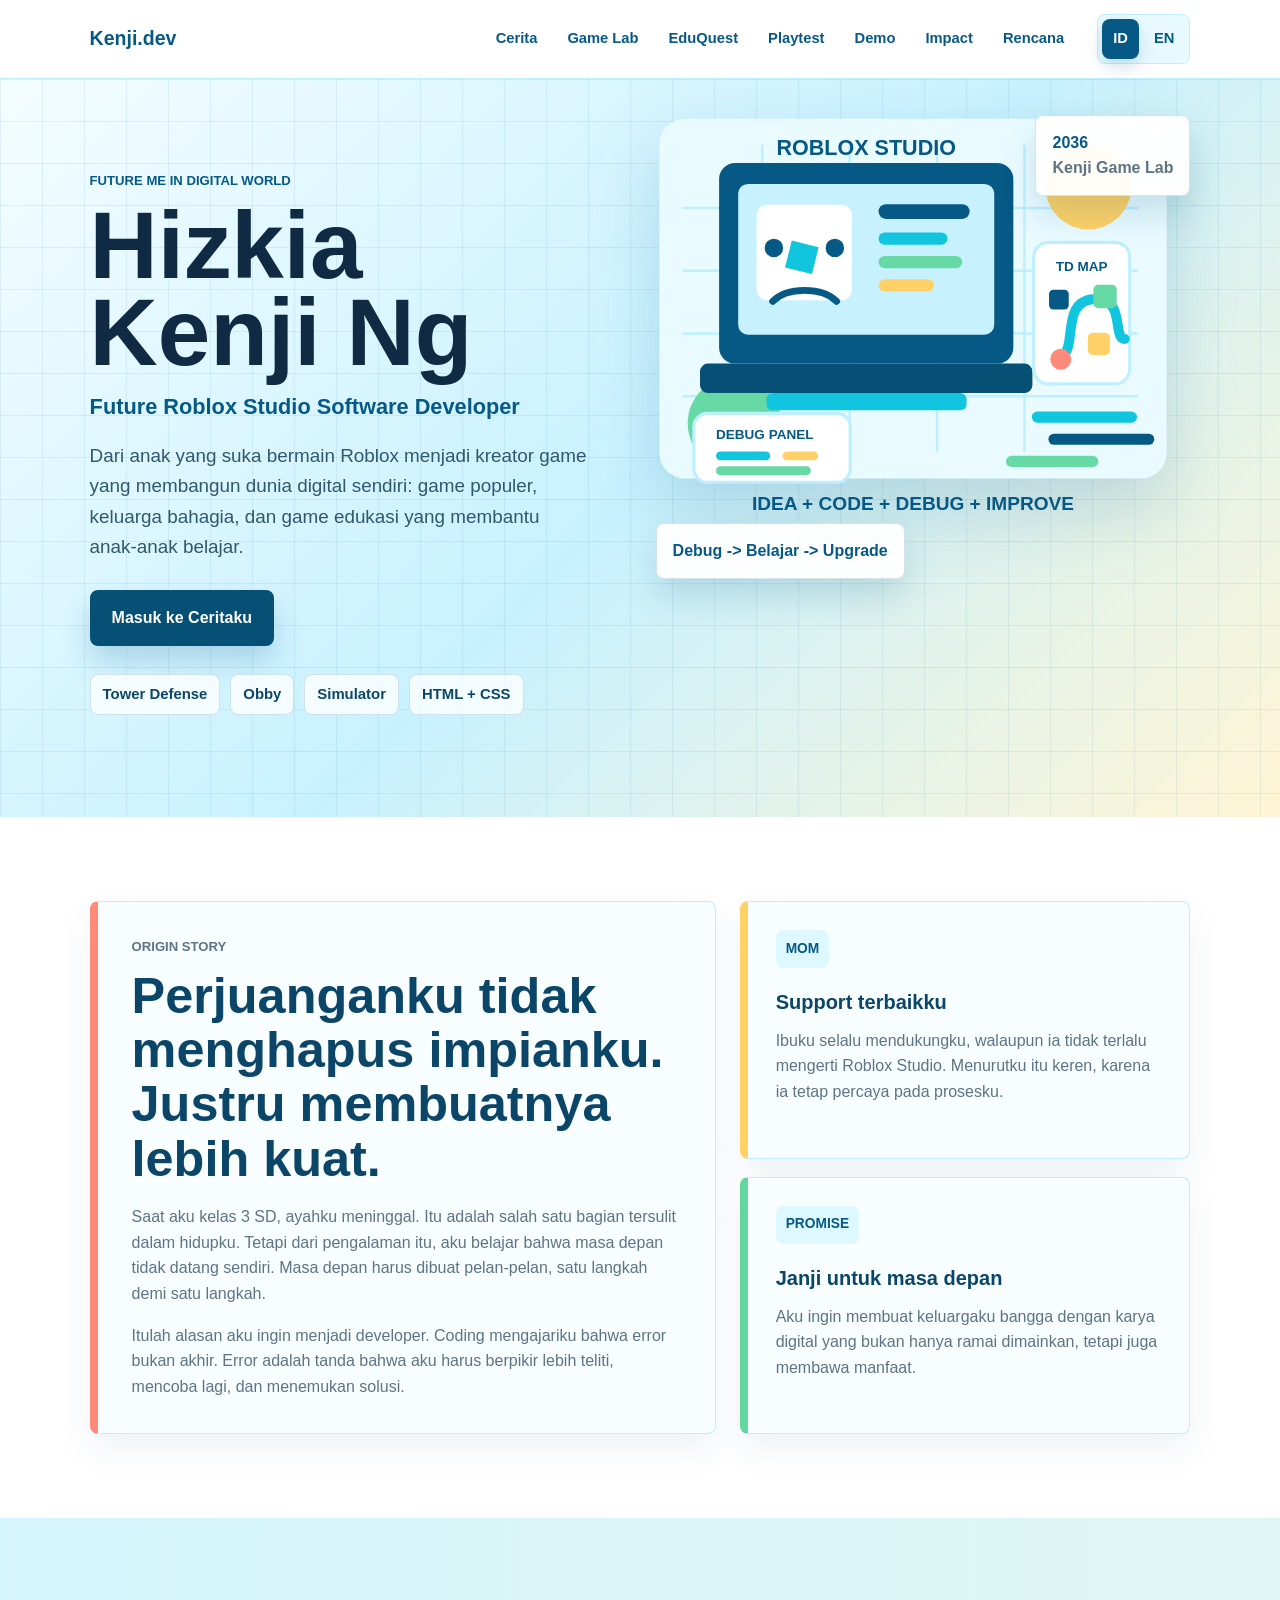
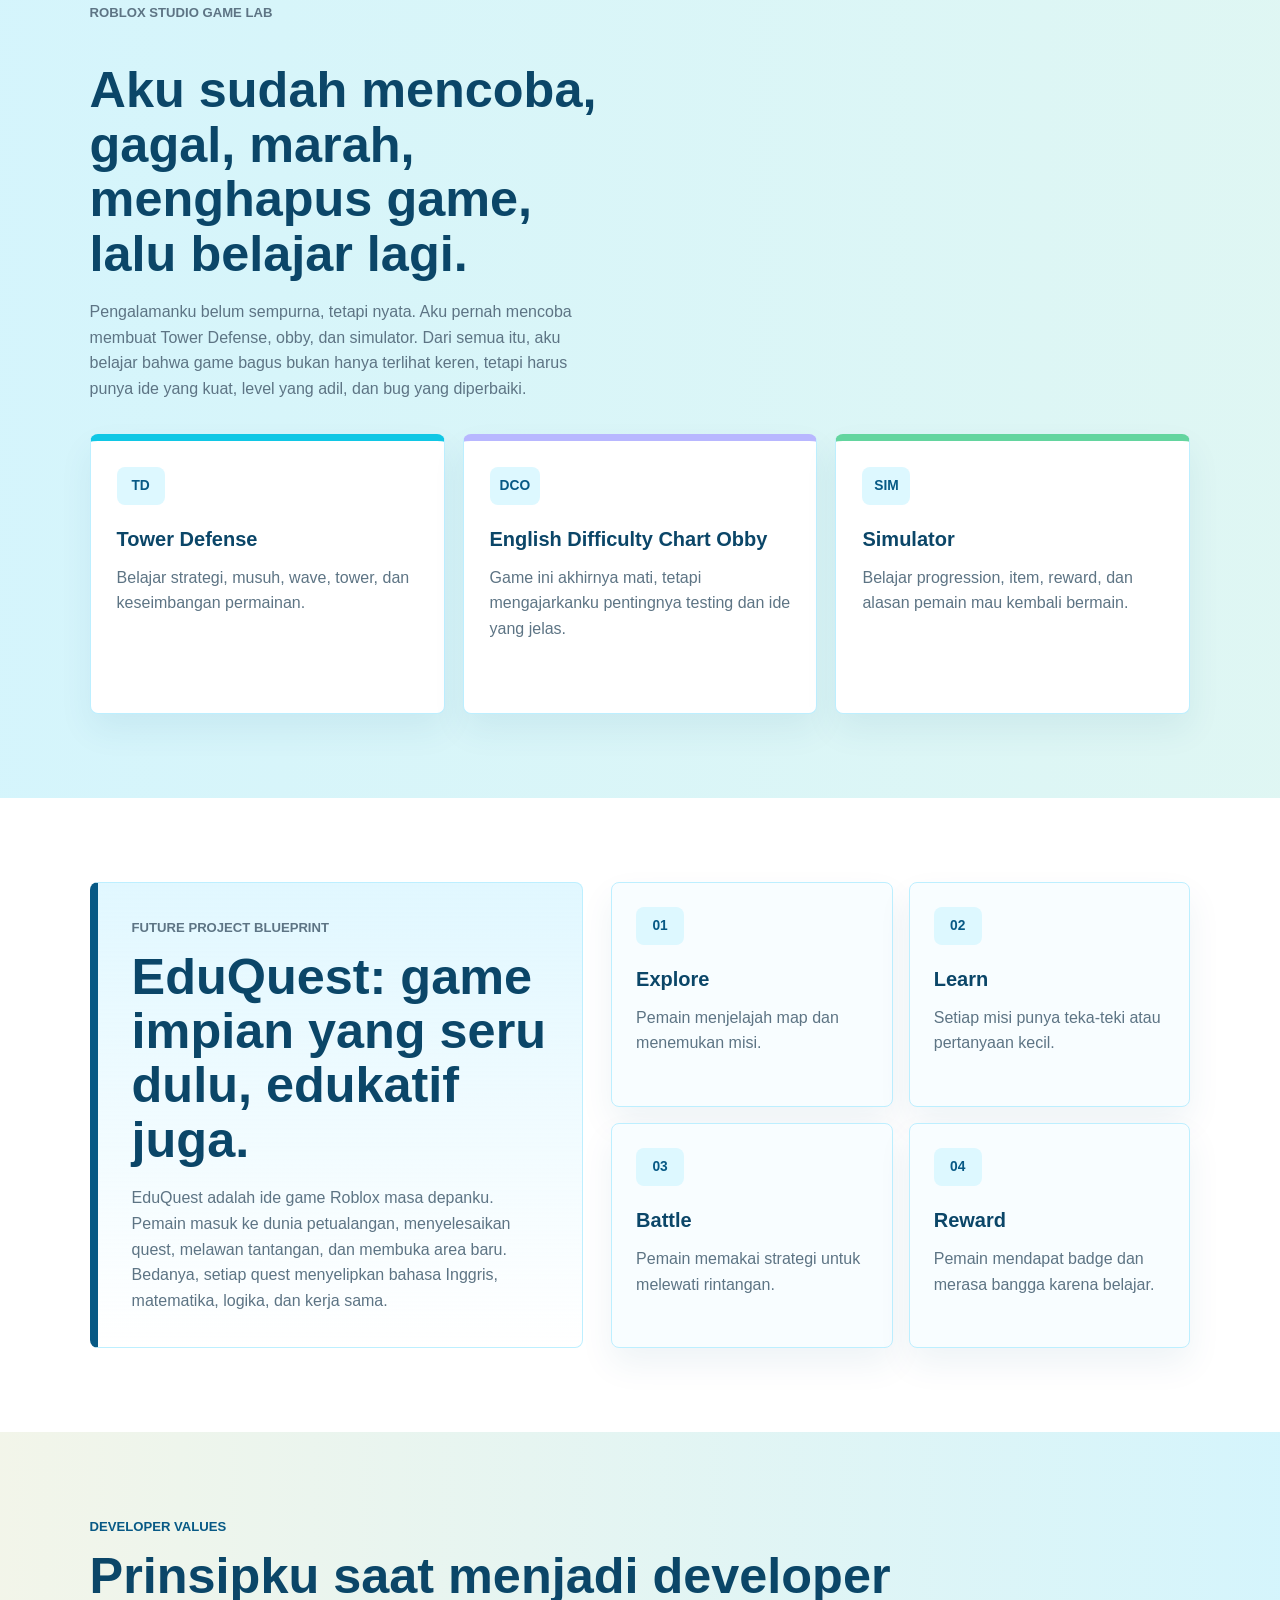
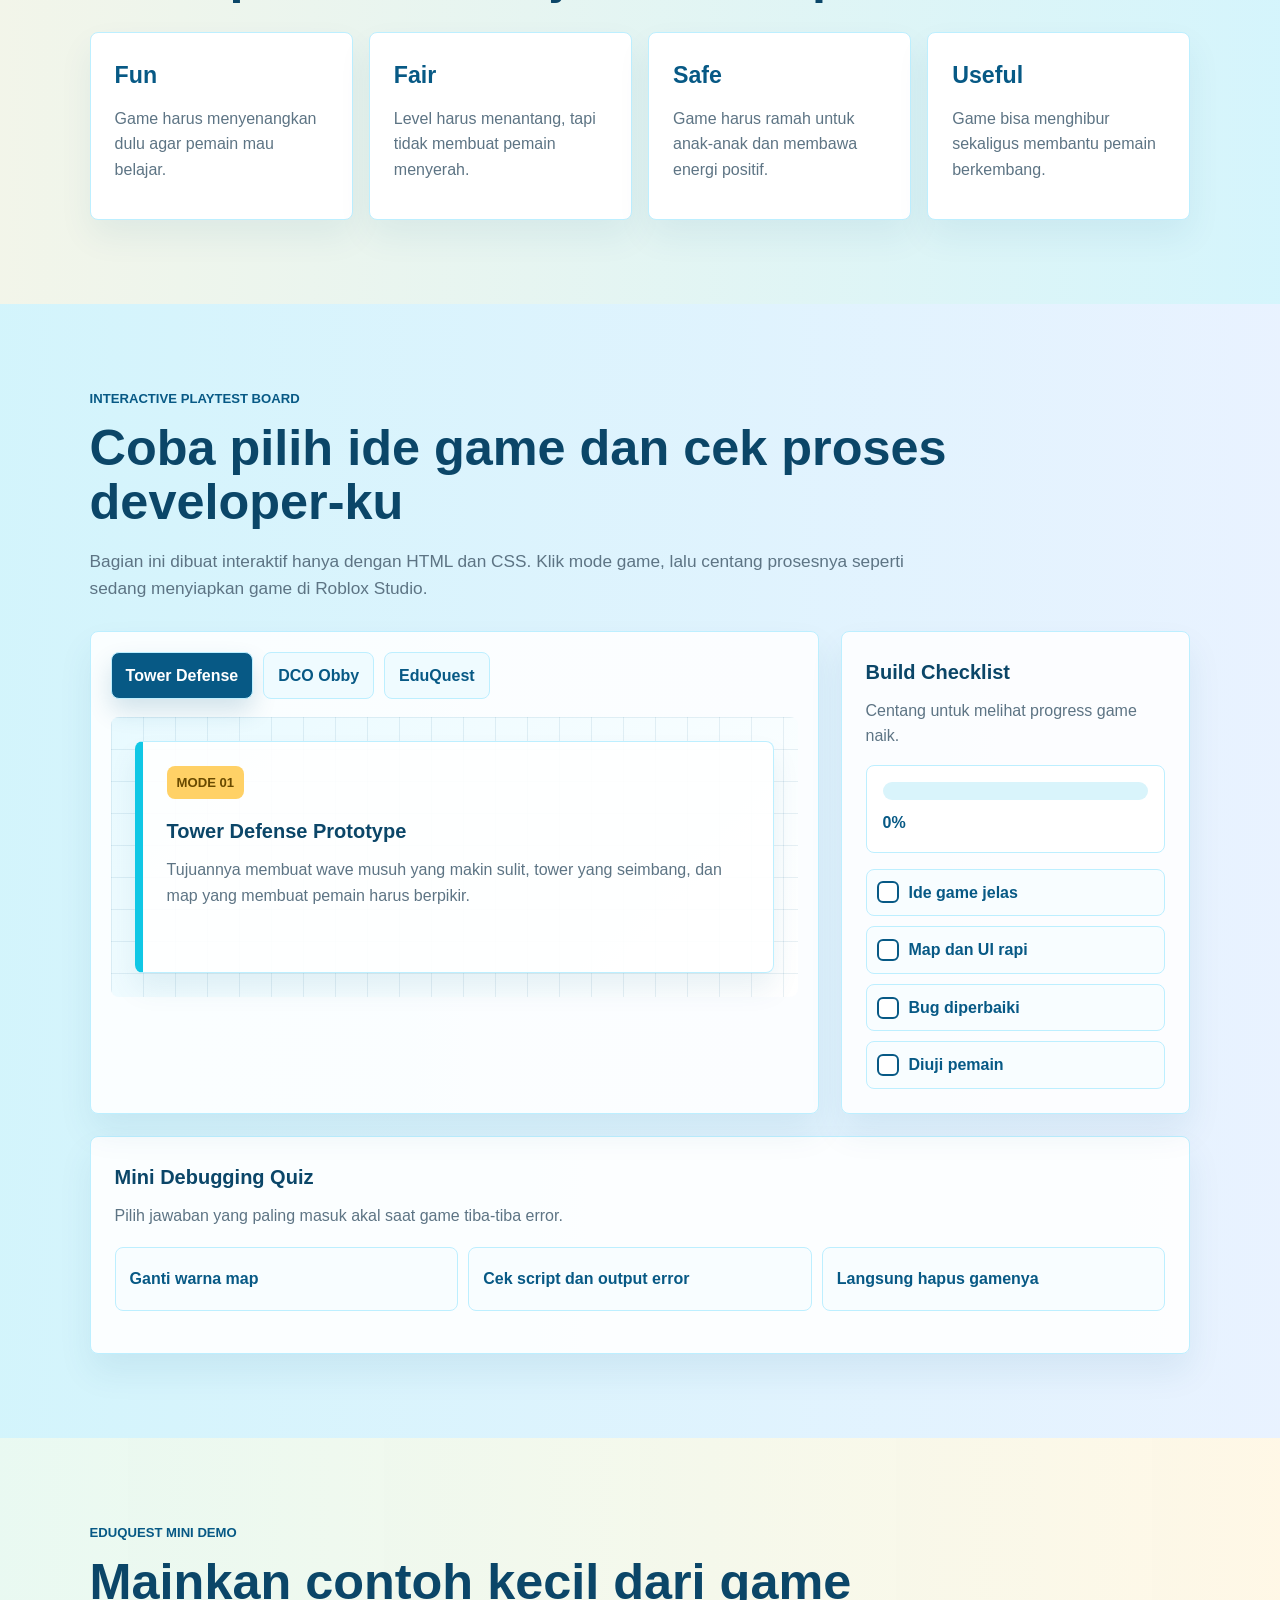
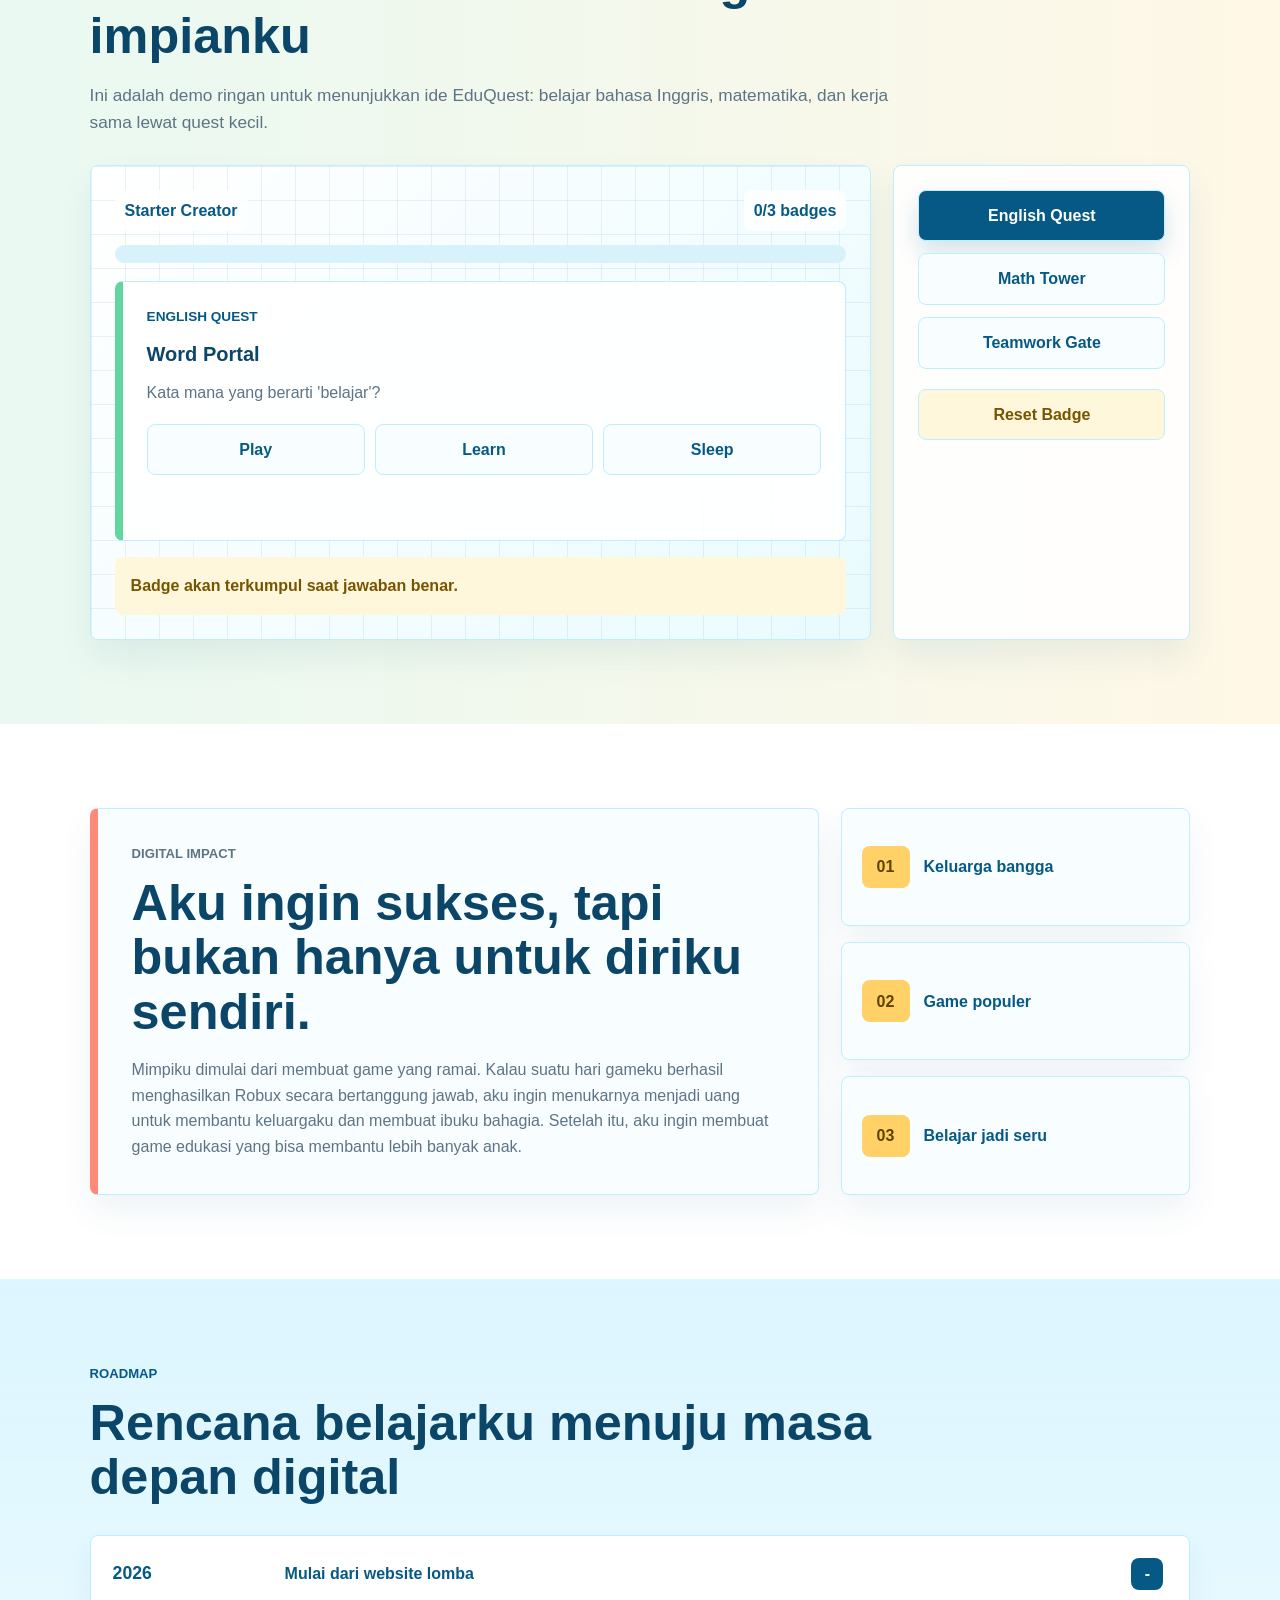
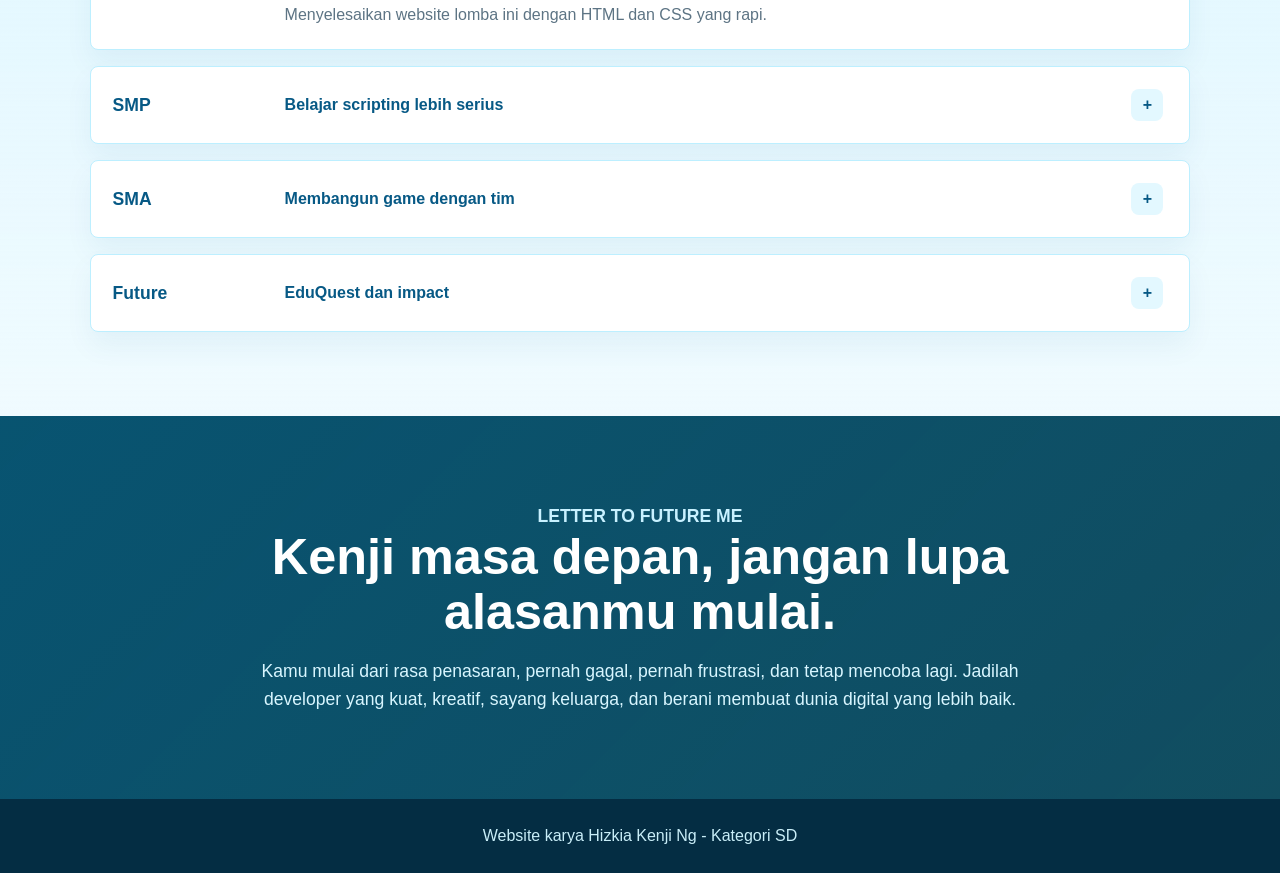
<file: index.html>
<!DOCTYPE html>
<html lang="id">
  <head>
    <meta charset="UTF-8" />
    <meta name="viewport" content="width=device-width, initial-scale=1.0" />
    <title>Future Me - Hizkia Kenji Ng</title>
    <link rel="stylesheet" href="css/style.css" />
  </head>
  <body>
    <input type="radio" name="language" id="lang-id" checked />
    <input type="radio" name="language" id="lang-en" />

    <header class="site-header">
      <a class="brand" href="#home">Kenji.dev</a>
      <nav class="nav-links" aria-label="Navigasi utama">
        <a href="#story"><span class="id">Cerita</span><span class="en">Story</span></a>
        <a href="#lab"><span class="id">Game Lab</span><span class="en">Game Lab</span></a>
        <a href="#eduquest"><span class="id">EduQuest</span><span class="en">EduQuest</span></a>
        <a href="#playtest"><span class="id">Playtest</span><span class="en">Playtest</span></a>
        <a href="#demo"><span class="id">Demo</span><span class="en">Demo</span></a>
        <a href="#impact"><span class="id">Impact</span><span class="en">Impact</span></a>
        <a href="#roadmap"><span class="id">Rencana</span><span class="en">Roadmap</span></a>
      </nav>
      <div class="language-switch" aria-label="Language switch">
        <label for="lang-id">ID</label>
        <label for="lang-en">EN</label>
      </div>
    </header>

    <main>
      <section class="hero" id="home">
        <div class="hero-copy">
          <p class="eyebrow">Future Me in Digital World</p>
          <div class="id">
            <h1>Hizkia Kenji Ng</h1>
            <p class="hero-role">Future Roblox Studio Software Developer</p>
            <p class="hero-subtitle">
              Dari anak yang suka bermain Roblox menjadi kreator game yang
              membangun dunia digital sendiri: game populer, keluarga bahagia,
              dan game edukasi yang membantu anak-anak belajar.
            </p>
            <a class="primary-button" href="#story">Masuk ke Ceritaku</a>
          </div>
          <div class="en">
            <h1>Hizkia Kenji Ng</h1>
            <p class="hero-role">Future Roblox Studio Software Developer</p>
            <p class="hero-subtitle">
              From a kid who loves playing Roblox into a game creator who builds
              his own digital worlds: popular games, a happy family, and
              educational games that help kids learn.
            </p>
            <a class="primary-button" href="#story">Enter My Story</a>
          </div>
          <div class="hero-stats" aria-label="Ringkasan">
            <span>Tower Defense</span>
            <span>Obby</span>
            <span>Simulator</span>
            <span>HTML + CSS</span>
          </div>
        </div>

        <div class="hero-stage">
          <img src="images/roblox-developer.svg" alt="Ilustrasi game lab Roblox Studio Kenji" />
          <div class="floating-card hero-card-top">
            <strong>2036</strong>
            <span class="id">Kenji Game Lab</span>
            <span class="en">Kenji Game Lab</span>
          </div>
          <div class="floating-card hero-card-bottom">
            <strong class="id">Debug -> Belajar -> Upgrade</strong>
            <strong class="en">Debug -> Learn -> Upgrade</strong>
          </div>
        </div>
      </section>

      <section class="section story-section" id="story">
        <div class="story-card main-story">
          <p class="section-label">Origin Story</p>
          <div class="id">
            <h2>Perjuanganku tidak menghapus impianku. Justru membuatnya lebih kuat.</h2>
            <p>
              Saat aku kelas 3 SD, ayahku meninggal. Itu adalah salah satu
              bagian tersulit dalam hidupku. Tetapi dari pengalaman itu, aku
              belajar bahwa masa depan tidak datang sendiri. Masa depan harus
              dibuat pelan-pelan, satu langkah demi satu langkah.
            </p>
            <p>
              Itulah alasan aku ingin menjadi developer. Coding mengajariku
              bahwa error bukan akhir. Error adalah tanda bahwa aku harus
              berpikir lebih teliti, mencoba lagi, dan menemukan solusi.
            </p>
          </div>
          <div class="en">
            <h2>My struggle does not erase my dream. It makes it stronger.</h2>
            <p>
              When I was in grade 3, my dad passed away. It was one of the
              hardest parts of my life. From that experience, I learned that the
              future does not appear by itself. The future must be built slowly,
              step by step.
            </p>
            <p>
              That is why I want to become a developer. Coding teaches me that
              errors are not the end. Errors are signs that I need to think
              carefully, try again, and find a solution.
            </p>
          </div>
        </div>

        <div class="story-stack">
          <article class="story-card support-story">
            <span class="mini-label">MOM</span>
            <div class="id">
              <h3>Support terbaikku</h3>
              <p>
                Ibuku selalu mendukungku, walaupun ia tidak terlalu mengerti
                Roblox Studio. Menurutku itu keren, karena ia tetap percaya
                pada prosesku.
              </p>
            </div>
            <div class="en">
              <h3>My best support</h3>
              <p>
                My mom always supports me, even though she does not really
                understand Roblox Studio. To me, that is amazing because she
                still believes in my process.
              </p>
            </div>
          </article>

          <article class="story-card promise-story">
            <span class="mini-label">PROMISE</span>
            <div class="id">
              <h3>Janji untuk masa depan</h3>
              <p>
                Aku ingin membuat keluargaku bangga dengan karya digital yang
                bukan hanya ramai dimainkan, tetapi juga membawa manfaat.
              </p>
            </div>
            <div class="en">
              <h3>Promise for the future</h3>
              <p>
                I want to make my family proud with digital work that is not
                only popular, but also meaningful.
              </p>
            </div>
          </article>
        </div>
      </section>

      <section class="section lab-section" id="lab">
        <div class="section-intro">
          <p class="section-label">Roblox Studio Game Lab</p>
          <div class="id">
            <h2>Aku sudah mencoba, gagal, marah, menghapus game, lalu belajar lagi.</h2>
            <p>
              Pengalamanku belum sempurna, tetapi nyata. Aku pernah mencoba
              membuat Tower Defense, obby, dan simulator. Dari semua itu, aku
              belajar bahwa game bagus bukan hanya terlihat keren, tetapi harus
              punya ide yang kuat, level yang adil, dan bug yang diperbaiki.
            </p>
          </div>
          <div class="en">
            <h2>I have tried, failed, felt angry, deleted games, then learned again.</h2>
            <p>
              My experience is not perfect, but it is real. I have tried making
              Tower Defense, obby, and simulator games. From all of them, I
              learned that a good game is not only about looking cool, but also
              about strong ideas, fair levels, and fixed bugs.
            </p>
          </div>
        </div>

        <div class="lab-grid">
          <article class="lab-card td-card">
            <span class="card-code">TD</span>
            <div class="id">
              <h3>Tower Defense</h3>
              <p>Belajar strategi, musuh, wave, tower, dan keseimbangan permainan.</p>
            </div>
            <div class="en">
              <h3>Tower Defense</h3>
              <p>Learning strategy, enemies, waves, towers, and game balance.</p>
            </div>
          </article>
          <article class="lab-card obby-card">
            <span class="card-code">DCO</span>
            <div class="id">
              <h3>English Difficulty Chart Obby</h3>
              <p>Game ini akhirnya mati, tetapi mengajarkanku pentingnya testing dan ide yang jelas.</p>
            </div>
            <div class="en">
              <h3>English Difficulty Chart Obby</h3>
              <p>It ended up dead, but it taught me the importance of testing and a clear idea.</p>
            </div>
          </article>
          <article class="lab-card sim-card">
            <span class="card-code">SIM</span>
            <div class="id">
              <h3>Simulator</h3>
              <p>Belajar progression, item, reward, dan alasan pemain mau kembali bermain.</p>
            </div>
            <div class="en">
              <h3>Simulator</h3>
              <p>Learning progression, items, rewards, and why players return to a game.</p>
            </div>
          </article>
        </div>
      </section>

      <section class="section blueprint-section" id="eduquest">
        <div class="blueprint-copy">
          <p class="section-label">Future Project Blueprint</p>
          <div class="id">
            <h2>EduQuest: game impian yang seru dulu, edukatif juga.</h2>
            <p>
              EduQuest adalah ide game Roblox masa depanku. Pemain masuk ke
              dunia petualangan, menyelesaikan quest, melawan tantangan, dan
              membuka area baru. Bedanya, setiap quest menyelipkan bahasa
              Inggris, matematika, logika, dan kerja sama.
            </p>
          </div>
          <div class="en">
            <h2>EduQuest: fun first, educational too.</h2>
            <p>
              EduQuest is my future Roblox game idea. Players enter an
              adventure world, finish quests, face challenges, and unlock new
              areas. The difference is that every quest includes English, math,
              logic, and teamwork.
            </p>
          </div>
        </div>

        <div class="quest-flow">
          <article>
            <span>01</span>
            <div class="id">
              <h3>Explore</h3>
              <p>Pemain menjelajah map dan menemukan misi.</p>
            </div>
            <div class="en">
              <h3>Explore</h3>
              <p>Players explore the map and find missions.</p>
            </div>
          </article>
          <article>
            <span>02</span>
            <div class="id">
              <h3>Learn</h3>
              <p>Setiap misi punya teka-teki atau pertanyaan kecil.</p>
            </div>
            <div class="en">
              <h3>Learn</h3>
              <p>Each mission has a small puzzle or question.</p>
            </div>
          </article>
          <article>
            <span>03</span>
            <div class="id">
              <h3>Battle</h3>
              <p>Pemain memakai strategi untuk melewati rintangan.</p>
            </div>
            <div class="en">
              <h3>Battle</h3>
              <p>Players use strategy to pass obstacles.</p>
            </div>
          </article>
          <article>
            <span>04</span>
            <div class="id">
              <h3>Reward</h3>
              <p>Pemain mendapat badge dan merasa bangga karena belajar.</p>
            </div>
            <div class="en">
              <h3>Reward</h3>
              <p>Players earn badges and feel proud because they learned.</p>
            </div>
          </article>
        </div>
      </section>

      <section class="section design-section">
        <p class="section-label">Developer Values</p>
        <div class="id">
          <h2>Prinsipku saat menjadi developer</h2>
        </div>
        <div class="en">
          <h2>My principles as a developer</h2>
        </div>
        <div class="value-grid">
          <article>
            <strong>Fun</strong>
            <div class="id"><p>Game harus menyenangkan dulu agar pemain mau belajar.</p></div>
            <div class="en"><p>The game must be fun first so players want to learn.</p></div>
          </article>
          <article>
            <strong>Fair</strong>
            <div class="id"><p>Level harus menantang, tapi tidak membuat pemain menyerah.</p></div>
            <div class="en"><p>Levels should be challenging, but not make players give up.</p></div>
          </article>
          <article>
            <strong>Safe</strong>
            <div class="id"><p>Game harus ramah untuk anak-anak dan membawa energi positif.</p></div>
            <div class="en"><p>The game should be kid-friendly and bring positive energy.</p></div>
          </article>
          <article>
            <strong>Useful</strong>
            <div class="id"><p>Game bisa menghibur sekaligus membantu pemain berkembang.</p></div>
            <div class="en"><p>A game can entertain while helping players grow.</p></div>
          </article>
        </div>
      </section>

      <section class="section playtest-section" id="playtest">
        <p class="section-label">Interactive Playtest Board</p>
        <div class="id">
          <h2>Coba pilih ide game dan cek proses developer-ku</h2>
          <p class="playtest-intro">
            Bagian ini dibuat interaktif hanya dengan HTML dan CSS. Klik mode
            game, lalu centang prosesnya seperti sedang menyiapkan game di
            Roblox Studio.
          </p>
        </div>
        <div class="en">
          <h2>Choose a game idea and check my developer process</h2>
          <p class="playtest-intro">
            This section is interactive using only HTML and CSS. Pick a game
            mode, then check the process like preparing a game in Roblox Studio.
          </p>
        </div>

        <div class="playtest-shell">
          <div class="mission-picker" aria-label="Pilihan mode game">
            <input type="radio" name="mission" id="mission-td" checked />
            <input type="radio" name="mission" id="mission-obby" />
            <input type="radio" name="mission" id="mission-edu" />

            <div class="mission-tabs">
              <label for="mission-td">Tower Defense</label>
              <label for="mission-obby">DCO Obby</label>
              <label for="mission-edu">EduQuest</label>
            </div>

            <div class="mission-screen">
              <article class="mission-card mission-td">
                <span>MODE 01</span>
                <div class="id">
                  <h3>Tower Defense Prototype</h3>
                  <p>
                    Tujuannya membuat wave musuh yang makin sulit, tower yang
                    seimbang, dan map yang membuat pemain harus berpikir.
                  </p>
                </div>
                <div class="en">
                  <h3>Tower Defense Prototype</h3>
                  <p>
                    The goal is to create harder enemy waves, balanced towers,
                    and a map that makes players think.
                  </p>
                </div>
              </article>
              <article class="mission-card mission-obby">
                <span>MODE 02</span>
                <div class="id">
                  <h3>Difficulty Chart Obby Remake</h3>
                  <p>
                    Versi baru dari ide lamaku: level lebih jelas, checkpoint
                    lebih adil, dan tantangan tidak dibuat asal sulit.
                  </p>
                </div>
                <div class="en">
                  <h3>Difficulty Chart Obby Remake</h3>
                  <p>
                    A new version of my old idea: clearer levels, fairer
                    checkpoints, and challenges that are not just randomly hard.
                  </p>
                </div>
              </article>
              <article class="mission-card mission-edu">
                <span>MODE 03</span>
                <div class="id">
                  <h3>EduQuest Learning Adventure</h3>
                  <p>
                    Game masa depan yang menggabungkan petualangan, puzzle
                    bahasa Inggris, matematika, badge, dan kerja sama.
                  </p>
                </div>
                <div class="en">
                  <h3>EduQuest Learning Adventure</h3>
                  <p>
                    A future game that combines adventure, English puzzles,
                    math, badges, and teamwork.
                  </p>
                </div>
              </article>
            </div>
          </div>

          <div class="build-panel">
            <div class="id">
              <h3>Build Checklist</h3>
              <p>Centang untuk melihat progress game naik.</p>
            </div>
            <div class="en">
              <h3>Build Checklist</h3>
              <p>Check the steps to see the game progress rise.</p>
            </div>

            <input type="checkbox" id="task-idea" />
            <input type="checkbox" id="task-map" />
            <input type="checkbox" id="task-debug" />
            <input type="checkbox" id="task-test" />

            <div class="progress-card" aria-label="Progress game">
              <div class="progress-track">
                <div class="progress-fill"></div>
              </div>
              <div class="progress-status">
                <span class="zero">0%</span>
                <span class="one">25%</span>
                <span class="two">50%</span>
                <span class="three">75%</span>
                <span class="four">100%</span>
              </div>
            </div>

            <div class="task-list">
              <label for="task-idea"><span></span><span class="id">Ide game jelas</span><span class="en">Clear game idea</span></label>
              <label for="task-map"><span></span><span class="id">Map dan UI rapi</span><span class="en">Clean map and UI</span></label>
              <label for="task-debug"><span></span><span class="id">Bug diperbaiki</span><span class="en">Bugs fixed</span></label>
              <label for="task-test"><span></span><span class="id">Diuji pemain</span><span class="en">Player tested</span></label>
            </div>
          </div>
        </div>

        <div class="debug-quiz">
          <div class="id">
            <h3>Mini Debugging Quiz</h3>
            <p>Pilih jawaban yang paling masuk akal saat game tiba-tiba error.</p>
          </div>
          <div class="en">
            <h3>Mini Debugging Quiz</h3>
            <p>Pick the answer that makes the most sense when a game suddenly breaks.</p>
          </div>

          <input type="radio" name="bug-answer" id="bug-map" />
          <input type="radio" name="bug-answer" id="bug-script" />
          <input type="radio" name="bug-answer" id="bug-delete" />

          <div class="quiz-options">
            <label for="bug-map"><span class="id">Ganti warna map</span><span class="en">Change the map color</span></label>
            <label for="bug-script"><span class="id">Cek script dan output error</span><span class="en">Check the script and error output</span></label>
            <label for="bug-delete"><span class="id">Langsung hapus gamenya</span><span class="en">Delete the game immediately</span></label>
          </div>

          <div class="quiz-feedback">
            <p class="feedback feedback-map">
              <span class="id">Belum tentu. Tampilan map penting, tapi bug biasanya perlu dicari dari sistemnya.</span>
              <span class="en">Not always. The map visual matters, but bugs usually need system checking.</span>
            </p>
            <p class="feedback feedback-script">
              <span class="id">Benar. Developer harus membaca error, mencari penyebabnya, lalu memperbaiki pelan-pelan.</span>
              <span class="en">Correct. A developer reads the error, finds the cause, then fixes it step by step.</span>
            </p>
            <p class="feedback feedback-delete">
              <span class="id">Aku pernah frustrasi seperti ini, tapi sekarang aku ingin belajar mencoba lagi dulu.</span>
              <span class="en">I have felt this frustrated before, but now I want to learn to try again first.</span>
            </p>
          </div>
        </div>
      </section>

      <section class="section demo-section" id="demo">
        <p class="section-label">EduQuest Mini Demo</p>
        <div class="id">
          <h2>Mainkan contoh kecil dari game impianku</h2>
          <p class="demo-intro">
            Ini adalah demo ringan untuk menunjukkan ide EduQuest: belajar
            bahasa Inggris, matematika, dan kerja sama lewat quest kecil.
          </p>
        </div>
        <div class="en">
          <h2>Play a small sample of my dream game</h2>
          <p class="demo-intro">
            This is a lightweight demo showing the EduQuest idea: learning
            English, math, and teamwork through small quests.
          </p>
        </div>

        <div class="demo-shell" data-demo>
          <div class="quest-console">
            <div class="demo-topline">
              <span id="demo-rank">Starter Creator</span>
              <span id="demo-progress">0/3 badges</span>
            </div>
            <div class="quest-meter" aria-label="Quest progress">
              <div id="quest-meter-fill"></div>
            </div>

            <div class="quest-screen">
              <p class="quest-type" id="quest-type">Training Room</p>
              <h3 id="quest-title">EduQuest Training Room</h3>
              <p id="quest-question">
                Pilih salah satu quest di sebelah kanan untuk mulai.
              </p>
              <div class="answer-grid" id="answer-grid">
                <button type="button" data-empty="true">Choose a quest</button>
              </div>
            </div>

            <p class="quest-feedback" id="quest-feedback">
              Badge akan terkumpul saat jawaban benar.
            </p>
          </div>

          <div class="quest-menu">
            <button type="button" class="quest-button" data-quest="english">
              <span class="id">English Quest</span>
              <span class="en">English Quest</span>
            </button>
            <button type="button" class="quest-button" data-quest="math">
              <span class="id">Math Tower</span>
              <span class="en">Math Tower</span>
            </button>
            <button type="button" class="quest-button" data-quest="teamwork">
              <span class="id">Teamwork Gate</span>
              <span class="en">Teamwork Gate</span>
            </button>
            <button type="button" class="reset-button" id="reset-demo">
              <span class="id">Reset Badge</span>
              <span class="en">Reset Badges</span>
            </button>
          </div>
        </div>

        <noscript>
          <p class="noscript-note">
            Demo ini memakai JavaScript ringan. Website utama tetap bisa dibuka
            tanpa JavaScript.
          </p>
        </noscript>
      </section>

      <section class="section impact-section" id="impact">
        <div class="impact-panel">
          <p class="section-label">Digital Impact</p>
          <div class="id">
            <h2>Aku ingin sukses, tapi bukan hanya untuk diriku sendiri.</h2>
            <p>
              Mimpiku dimulai dari membuat game yang ramai. Kalau suatu hari
              gameku berhasil menghasilkan Robux secara bertanggung jawab, aku
              ingin menukarnya menjadi uang untuk membantu keluargaku dan
              membuat ibuku bahagia. Setelah itu, aku ingin membuat game
              edukasi yang bisa membantu lebih banyak anak.
            </p>
          </div>
          <div class="en">
            <h2>I want to succeed, but not only for myself.</h2>
            <p>
              My dream starts with creating a game many people play. If one day
              my game responsibly earns Robux, I want to convert it into money
              to help my family and make my mom happy. After that, I want to
              build educational games that can help more kids.
            </p>
          </div>
        </div>
        <div class="impact-list">
          <div><strong>01</strong><span class="id">Keluarga bangga</span><span class="en">Proud family</span></div>
          <div><strong>02</strong><span class="id">Game populer</span><span class="en">Popular game</span></div>
          <div><strong>03</strong><span class="id">Belajar jadi seru</span><span class="en">Learning becomes fun</span></div>
        </div>
      </section>

      <section class="section roadmap-section" id="roadmap">
        <p class="section-label">Roadmap</p>
        <div class="id">
          <h2>Rencana belajarku menuju masa depan digital</h2>
        </div>
        <div class="en">
          <h2>My learning plan toward the digital future</h2>
        </div>
        <div class="timeline">
          <details class="timeline-item" open>
            <summary>
              <strong>2026</strong>
              <span class="id">Mulai dari website lomba</span>
              <span class="en">Start from this competition website</span>
            </summary>
            <div class="id"><p>Menyelesaikan website lomba ini dengan HTML dan CSS yang rapi.</p></div>
            <div class="en"><p>Finish this competition website with clean HTML and CSS.</p></div>
          </details>
          <details class="timeline-item">
            <summary>
              <strong>SMP</strong>
              <span class="id">Belajar scripting lebih serius</span>
              <span class="en">Learn scripting more seriously</span>
            </summary>
            <div class="id"><p>Belajar scripting Roblox Studio dan menyelesaikan game kecil sampai publish.</p></div>
            <div class="en"><p>Learn Roblox Studio scripting and finish small games until publishing.</p></div>
          </details>
          <details class="timeline-item">
            <summary>
              <strong>SMA</strong>
              <span class="id">Membangun game dengan tim</span>
              <span class="en">Build games with a team</span>
            </summary>
            <div class="id"><p>Belajar UI, game design, teamwork, dan membuat game dengan sistem lebih serius.</p></div>
            <div class="en"><p>Learn UI, game design, teamwork, and create games with stronger systems.</p></div>
          </details>
          <details class="timeline-item">
            <summary>
              <strong>Future</strong>
              <span class="id">EduQuest dan impact</span>
              <span class="en">EduQuest and impact</span>
            </summary>
            <div class="id"><p>Membangun EduQuest, membantu keluarga, dan membuat karya digital yang bermanfaat.</p></div>
            <div class="en"><p>Build EduQuest, support my family, and create meaningful digital work.</p></div>
          </details>
        </div>
      </section>

      <section class="closing">
        <p class="section-label">Letter to Future Me</p>
        <div class="id">
          <h2>Kenji masa depan, jangan lupa alasanmu mulai.</h2>
          <p>
            Kamu mulai dari rasa penasaran, pernah gagal, pernah frustrasi, dan
            tetap mencoba lagi. Jadilah developer yang kuat, kreatif, sayang
            keluarga, dan berani membuat dunia digital yang lebih baik.
          </p>
        </div>
        <div class="en">
          <h2>Future Kenji, do not forget why you started.</h2>
          <p>
            You started with curiosity, failed before, felt frustrated before,
            and still tried again. Become a strong, creative developer who loves
            his family and dares to build a better digital world.
          </p>
        </div>
      </section>
    </main>

    <footer>
      <p>Website karya Hizkia Kenji Ng - Kategori SD</p>
    </footer>
    <script src="js/script.js"></script>
  </body>
</html>
</file>
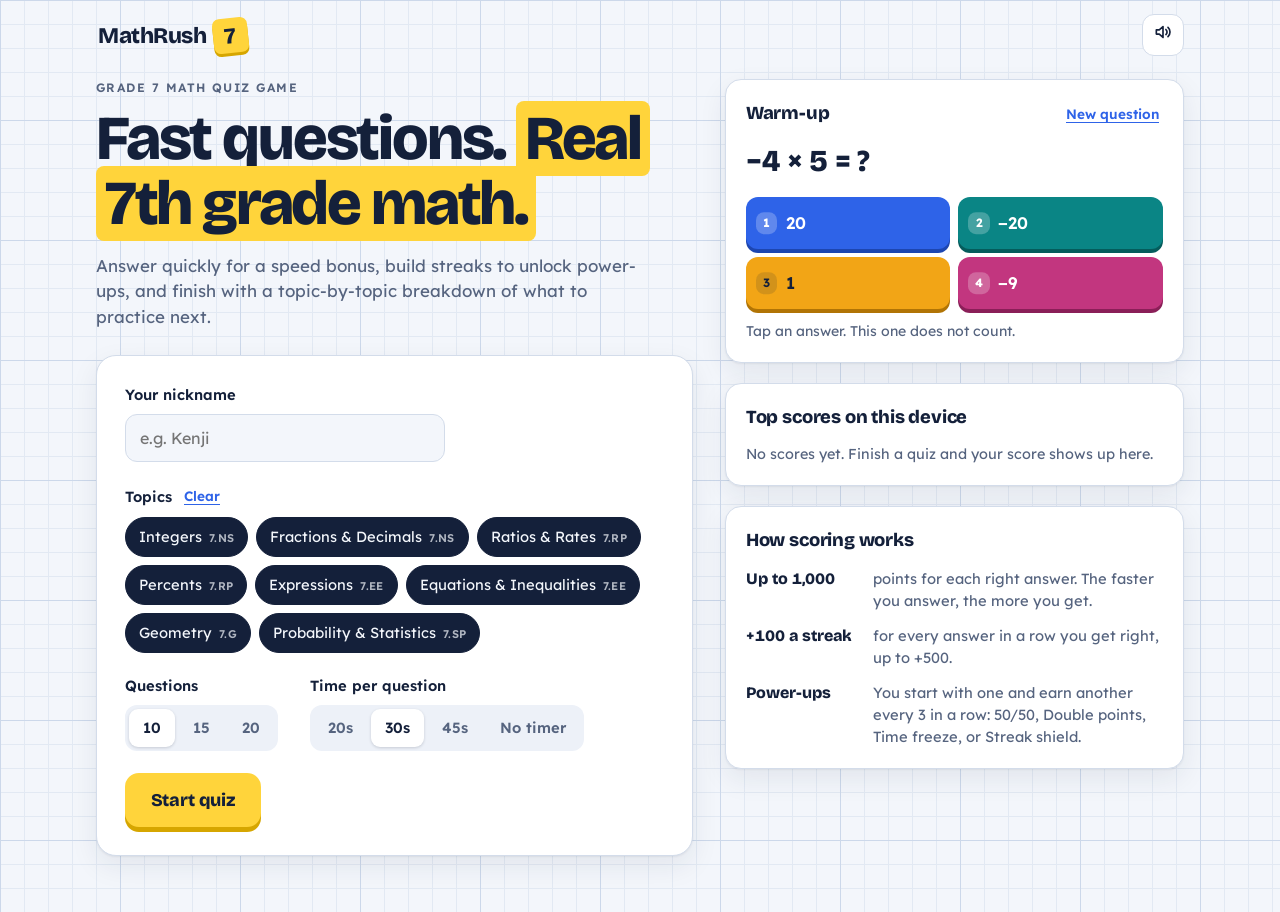
<file: quiz/index.html>
<!DOCTYPE html>
<html lang="en">
  <head>
    <meta charset="UTF-8" />
    <meta name="viewport" content="width=device-width, initial-scale=1, viewport-fit=cover" />
    <title>MathRush 7</title>
    <meta name="claude:viewport-fit-sides" content="cover" />
    <meta name="description" content="A fast, game-style quiz for Grade 7 math: integers, fractions, ratios, percents, equations, geometry, and probability." />
    <link rel="preconnect" href="https://fonts.googleapis.com" />
    <link rel="preconnect" href="https://fonts.gstatic.com" crossorigin />
    <link rel="stylesheet" href="https://fonts.googleapis.com/css2?family=Bricolage+Grotesque:opsz,wght@12..96,600;12..96,800&family=Lexend:wght@400;500;600;700&display=swap" />
    <link rel="stylesheet" href="css/style.css" />
  </head>
  <body>
    <header class="topbar">
      <div class="topbar-inner">
        <button class="brand" id="brandBtn" type="button" aria-label="MathRush 7, go to the start screen">
          <span class="brand-word">MathRush</span><span class="brand-seven" aria-hidden="true">7</span>
        </button>
        <div class="topbar-actions">
          <div class="quit-wrap" id="quitWrap" hidden>
            <button class="ghost-btn" id="quitBtn" type="button">Quit</button>
            <div class="quit-confirm" id="quitConfirm" hidden>
              <span>End this game? Your score will not be saved.</span>
              <button class="ghost-btn danger" id="quitYes" type="button">End game</button>
              <button class="ghost-btn" id="quitNo" type="button">Keep playing</button>
            </div>
          </div>
          <button class="icon-btn" id="soundBtn" type="button" aria-pressed="true" title="Sound on">
            <span class="sr-only" id="soundLabel">Sound on</span>
            <span id="soundIcon" aria-hidden="true"></span>
          </button>
        </div>
      </div>
    </header>

    <main>
      <!-- Start screen -->
      <section class="screen home" id="screenHome" aria-labelledby="homeTitle">
        <div class="home-grid">
          <div class="home-main">
            <p class="eyebrow">Grade 7 math quiz game</p>
            <h1 class="home-title" id="homeTitle">Fast questions. <mark>Real 7th grade math.</mark></h1>
            <p class="lede">
              Answer quickly for a speed bonus, build streaks to unlock power-ups, and finish with a
              topic-by-topic breakdown of what to practice next.
            </p>

            <form class="setup" id="setupForm" novalidate>
              <div class="field">
                <label for="nameInput">Your nickname</label>
                <input class="text-input" id="nameInput" name="nickname" maxlength="16" placeholder="e.g. Kenji" autocomplete="nickname" />
              </div>

              <fieldset class="field">
                <legend>
                  Topics
                  <button class="link-btn" id="allTopicsBtn" type="button">Select all</button>
                </legend>
                <div class="chips" id="topicChips"></div>
              </fieldset>

              <div class="field-row">
                <fieldset class="field">
                  <legend>Questions</legend>
                  <div class="seg">
                    <label><input type="radio" name="count" id="count-10" value="10" /><span>10</span></label>
                    <label><input type="radio" name="count" id="count-15" value="15" /><span>15</span></label>
                    <label><input type="radio" name="count" id="count-20" value="20" /><span>20</span></label>
                  </div>
                </fieldset>
                <fieldset class="field">
                  <legend>Time per question</legend>
                  <div class="seg">
                    <label><input type="radio" name="timer" id="timer-20" value="20" /><span>20s</span></label>
                    <label><input type="radio" name="timer" id="timer-30" value="30" /><span>30s</span></label>
                    <label><input type="radio" name="timer" id="timer-45" value="45" /><span>45s</span></label>
                    <label><input type="radio" name="timer" id="timer-0" value="0" /><span>No timer</span></label>
                  </div>
                </fieldset>
              </div>

              <div class="setup-foot">
                <button class="big-btn" id="startBtn" type="submit">Start quiz</button>
                <p class="form-msg" id="formMsg" role="alert" hidden>Pick at least one topic to start.</p>
              </div>
            </form>
          </div>

          <aside class="home-side" aria-label="Warm-up and scores">
            <section class="panel warmup" aria-labelledby="warmupTitle">
              <div class="panel-head">
                <h2 id="warmupTitle">Warm-up</h2>
                <button class="link-btn" id="warmupNew" type="button">New question</button>
              </div>
              <p class="warmup-q" id="warmupQ"></p>
              <div class="warmup-tiles" id="warmupTiles"></div>
              <p class="warmup-msg" id="warmupMsg" aria-live="polite">Tap an answer. This one does not count.</p>
            </section>

            <section class="panel" aria-labelledby="homeBoardTitle">
              <h2 id="homeBoardTitle">Top scores on this device</h2>
              <ol class="board" id="homeBoard"></ol>
              <p class="board-empty" id="homeBoardEmpty">No scores yet. Finish a quiz and your score shows up here.</p>
            </section>

            <section class="panel" aria-labelledby="rulesTitle">
              <h2 id="rulesTitle">How scoring works</h2>
              <dl class="rules">
                <div><dt>Up to 1,000</dt><dd>points for each right answer. The faster you answer, the more you get.</dd></div>
                <div><dt>+100 a streak</dt><dd>for every answer in a row you get right, up to +500.</dd></div>
                <div><dt>Power-ups</dt><dd>You start with one and earn another every 3 in a row: 50/50, Double points, Time freeze, or Streak shield.</dd></div>
              </dl>
            </section>
          </aside>
        </div>
      </section>

      <!-- 3, 2, 1 countdown -->
      <section class="screen countdown" id="screenCountdown" hidden aria-live="assertive">
        <div class="count-num" id="countNum">3</div>
      </section>

      <!-- Question screen -->
      <section class="screen play" id="screenPlay" hidden aria-label="Question">
        <div class="play-wrap">
          <div class="hud">
            <div class="hud-left">
              <span class="q-count" id="qCount">Question 1 of 10</span>
              <span class="topic-tag" id="qTopic">Integers</span>
            </div>
            <div class="hud-right">
              <div class="hud-stat" id="timeStat"><span class="hud-label">Time</span><span class="hud-val" id="timeVal">30</span></div>
              <div class="hud-stat" id="streakStat"><span class="hud-label">Streak</span><span class="hud-val" id="streakVal">0</span></div>
              <div class="hud-stat"><span class="hud-label">Score</span><span class="hud-val" id="scoreVal">0</span></div>
            </div>
          </div>
          <div class="timer" id="timer" aria-hidden="true"><div class="timer-fill" id="timerFill"></div></div>

          <div class="q-card">
            <div class="q-figure" id="qFigure" hidden></div>
            <div class="q-text" id="qText" tabindex="-1"></div>
          </div>

          <div class="powerups" id="powerups" aria-label="Power-ups"></div>

          <div class="answers" id="answers"></div>

          <form class="typein" id="typeinForm" hidden novalidate>
            <div class="typein-field">
              <span class="typein-affix" id="typeinPrefix"></span>
              <label for="typeinInput" class="sr-only">Type your answer</label>
              <input id="typeinInput" type="text" autocomplete="off" autocapitalize="off" spellcheck="false" placeholder="Type your answer" />
              <span class="typein-affix" id="typeinUnit"></span>
            </div>
            <button class="big-btn" id="typeinSubmit" type="submit">Submit</button>
            <p class="typein-help">Type a number. Negatives and decimals are fine, like −4 or 2.5.</p>
          </form>
        </div>

        <div class="feedback" id="feedback" hidden role="status">
          <div class="feedback-inner">
            <div class="fb-head">
              <span class="fb-icon" id="fbIcon" aria-hidden="true"></span>
              <div class="fb-text">
                <p class="fb-title" id="fbTitle"></p>
                <p class="fb-sub" id="fbSub"></p>
              </div>
              <span class="fb-points" id="fbPoints"></span>
            </div>
            <button class="big-btn fb-next" id="nextBtn" type="button">
              <span class="next-fill" id="nextFill" aria-hidden="true"></span>
              <span class="next-label" id="nextLabel">Next question</span>
            </button>
            <div class="fb-explain" id="fbExplain"></div>
          </div>
        </div>
      </section>

      <!-- Results screen -->
      <section class="screen results" id="screenResults" hidden aria-labelledby="resTitle">
        <div class="results-grid">
          <section class="panel res-summary">
            <p class="eyebrow" id="resEyebrow">Quiz complete</p>
            <h1 class="res-title" id="resTitle">Nice work!</h1>
            <div class="res-top">
              <div class="ring" id="ring">
                <svg viewBox="0 0 120 120" aria-hidden="true">
                  <circle class="ring-track" cx="60" cy="60" r="52" />
                  <circle class="ring-bar" id="ringBar" cx="60" cy="60" r="52" />
                </svg>
                <div class="ring-label"><span id="resAcc">0%</span><small>correct</small></div>
              </div>
              <div class="res-score">
                <span class="hud-label">Final score</span>
                <span class="res-score-num" id="resScore">0</span>
                <span class="res-rank" id="resRank"></span>
              </div>
            </div>
            <dl class="res-stats">
              <div><dt>Correct</dt><dd id="resCorrect">0 / 0</dd></div>
              <div><dt>Best streak</dt><dd id="resStreak">0</dd></div>
              <div><dt>Avg. time</dt><dd id="resTime">0 s</dd></div>
              <div><dt>Power-ups used</dt><dd id="resPowerups">0</dd></div>
            </dl>
            <div class="res-actions">
              <button class="big-btn" id="againBtn" type="button">Play again</button>
              <button class="big-btn alt" id="retryBtn" type="button">Practice the ones I missed</button>
              <button class="ghost-btn" id="homeBtn" type="button">Change settings</button>
            </div>
          </section>

          <div class="res-side">
            <section class="panel" aria-labelledby="topicTitle">
              <h2 id="topicTitle">By topic</h2>
              <ul class="topic-bars" id="topicBars"></ul>
            </section>
            <section class="panel" aria-labelledby="resBoardTitle">
              <h2 id="resBoardTitle">Top scores on this device</h2>
              <ol class="board" id="resBoard"></ol>
              <p class="board-empty" id="resBoardEmpty">No saved scores yet.</p>
            </section>
          </div>

          <section class="panel review" aria-labelledby="reviewTitle">
            <h2 id="reviewTitle">Review your answers</h2>
            <ol class="review-list" id="reviewList"></ol>
          </section>
        </div>
      </section>
    </main>

    <div class="toast" id="toast" role="status" aria-live="polite" hidden></div>
    <canvas class="confetti" id="confetti" aria-hidden="true"></canvas>

    <script src="js/questions.js"></script>
    <script src="js/app.js"></script>
  </body>
</html>
</file>
<file: css/style.css>
:root {
  --cyan: #10c7e5;
  --cyan-dark: #0891b2;
  --baby-blue: #c8f1ff;
  --deep-blue: #075985;
  --navy: #102a43;
  --ink: #153247;
  --muted: #5d7484;
  --white: #ffffff;
  --soft: #f0fbff;
  --line: #bdefff;
  --green: #63d59f;
  --sun: #ffd166;
  --coral: #ff8a7a;
  --lavender: #b8b7ff;
}

* {
  box-sizing: border-box;
}

html {
  scroll-behavior: smooth;
}

body {
  margin: 0;
  color: var(--ink);
  background: var(--soft);
  font-family: Arial, Helvetica, sans-serif;
  line-height: 1.6;
}

body > input {
  position: fixed;
  left: -999px;
}

a {
  color: inherit;
}

h1,
h2,
h3,
p {
  margin-top: 0;
}

.en {
  display: none;
}

#lang-en:checked ~ .site-header .id,
#lang-en:checked ~ main .id {
  display: none;
}

#lang-en:checked ~ .site-header .en {
  display: inline;
}

#lang-en:checked ~ main .en {
  display: block;
}

#lang-en:checked ~ .site-header .language-switch label[for="lang-en"],
#lang-id:checked ~ .site-header .language-switch label[for="lang-id"] {
  background: var(--deep-blue);
  color: var(--white);
  box-shadow: 0 8px 18px rgba(7, 89, 133, 0.18);
}

.site-header {
  position: sticky;
  top: 0;
  z-index: 20;
  display: grid;
  grid-template-columns: auto 1fr auto;
  gap: 22px;
  align-items: center;
  padding: 14px 7vw;
  background: rgba(255, 255, 255, 0.94);
  border-bottom: 1px solid var(--line);
  backdrop-filter: blur(16px);
}

.brand {
  color: var(--deep-blue);
  font-size: 1.22rem;
  font-weight: 900;
  text-decoration: none;
}

.nav-links {
  display: flex;
  flex-wrap: wrap;
  gap: 8px;
  justify-content: flex-end;
}

.nav-links a,
.language-switch label {
  display: inline-flex;
  align-items: center;
  justify-content: center;
  min-height: 36px;
  padding: 8px 11px;
  border-radius: 8px;
  color: var(--deep-blue);
  font-size: 0.92rem;
  font-weight: 800;
  text-decoration: none;
}

.nav-links a:hover {
  background: #ddf8ff;
}

.language-switch {
  display: flex;
  gap: 4px;
  padding: 4px;
  border: 1px solid var(--line);
  border-radius: 8px;
  background: #e8faff;
}

.language-switch label {
  cursor: pointer;
}

.hero {
  display: grid;
  grid-template-columns: minmax(0, 0.95fr) minmax(360px, 1.05fr);
  gap: 44px;
  align-items: center;
  min-height: 82vh;
  padding: 62px 7vw 72px;
  background:
    linear-gradient(90deg, rgba(7, 89, 133, 0.08) 1px, transparent 1px),
    linear-gradient(rgba(7, 89, 133, 0.08) 1px, transparent 1px),
    linear-gradient(135deg, #f4fdff 0%, #c8f1ff 52%, #fff5d5 100%);
  background-size: 42px 42px, 42px 42px, auto;
}

.eyebrow,
.section-label {
  margin: 0 0 12px;
  color: var(--deep-blue);
  font-size: 0.82rem;
  font-weight: 900;
  letter-spacing: 0;
  text-transform: uppercase;
}

h1 {
  max-width: 760px;
  margin-bottom: 14px;
  color: var(--navy);
  font-size: 5.9rem;
  line-height: 0.92;
}

h2 {
  max-width: 940px;
  margin-bottom: 18px;
  color: #0b4668;
  font-size: 3.15rem;
  line-height: 1.08;
}

h3 {
  margin-bottom: 10px;
  color: #0b4668;
  font-size: 1.25rem;
}

.hero-role {
  margin-bottom: 16px;
  color: var(--deep-blue);
  font-size: 1.36rem;
  font-weight: 900;
}

.hero-subtitle {
  max-width: 720px;
  margin-bottom: 28px;
  color: #31586b;
  font-size: 1.18rem;
}

.primary-button {
  display: inline-flex;
  align-items: center;
  justify-content: center;
  min-height: 50px;
  padding: 13px 20px;
  border: 2px solid #064f75;
  border-radius: 8px;
  background: #064f75;
  color: var(--white);
  font-weight: 900;
  text-decoration: none;
  box-shadow: 0 16px 28px rgba(7, 89, 133, 0.2);
}

.primary-button:hover {
  background: var(--cyan);
  color: #04364f;
}

.hero-stats {
  display: flex;
  flex-wrap: wrap;
  gap: 10px;
  margin-top: 28px;
}

.hero-stats span {
  padding: 8px 12px;
  border: 1px solid rgba(7, 89, 133, 0.16);
  border-radius: 8px;
  background: rgba(255, 255, 255, 0.78);
  color: #0b4668;
  font-size: 0.93rem;
  font-weight: 900;
}

.hero-stage {
  position: relative;
  align-self: start;
  min-height: 530px;
  margin-top: -34px;
}

.hero-stage img {
  position: relative;
  z-index: 1;
  width: min(100%, 650px);
  height: auto;
  transform: translateY(-16px);
  filter: drop-shadow(0 28px 34px rgba(7, 89, 133, 0.18));
}

.floating-card {
  position: absolute;
  z-index: 2;
  padding: 14px 16px;
  border: 1px solid rgba(7, 89, 133, 0.16);
  border-radius: 8px;
  background: rgba(255, 255, 255, 0.94);
  box-shadow: 0 18px 35px rgba(7, 89, 133, 0.16);
}

.floating-card strong {
  display: block;
  color: var(--deep-blue);
  font-size: 1rem;
}

.floating-card strong.en {
  display: none;
}

#lang-en:checked ~ main .floating-card strong.en {
  display: block;
}

.floating-card span {
  color: var(--muted);
  font-weight: 800;
}

.hero-card-top {
  top: 8px;
  right: 0;
}

.hero-card-bottom {
  left: 20px;
  bottom: 58px;
}

.section {
  padding: 84px 7vw;
  scroll-margin-top: 78px;
}

.story-section {
  display: grid;
  grid-template-columns: minmax(0, 1fr) minmax(300px, 0.72fr);
  gap: 24px;
  background: var(--white);
}

.story-card,
.lab-card,
.quest-flow article,
.value-grid article,
.future-card,
.impact-panel,
.impact-list div {
  border: 1px solid var(--line);
  border-radius: 8px;
  background: #f8fdff;
  box-shadow: 0 16px 34px rgba(7, 89, 133, 0.07);
}

.main-story {
  padding: 34px;
  border-left: 8px solid var(--coral);
}

.story-card p,
.section-intro p,
.lab-card p,
.blueprint-copy p,
.quest-flow p,
.value-grid p,
.impact-panel p,
.timeline-item p,
.closing p,
footer p {
  color: var(--muted);
}

.story-card p:last-child,
.section-intro p:last-child,
.blueprint-copy p:last-child,
.impact-panel p:last-child {
  margin-bottom: 0;
}

.story-stack {
  display: grid;
  gap: 18px;
}

.support-story,
.promise-story {
  padding: 28px;
}

.support-story {
  border-left: 8px solid var(--sun);
}

.promise-story {
  border-left: 8px solid var(--green);
}

.mini-label,
.card-code,
.quest-flow span {
  display: inline-flex;
  align-items: center;
  justify-content: center;
  min-width: 48px;
  height: 38px;
  margin-bottom: 18px;
  padding: 0 10px;
  border-radius: 8px;
  background: #ddf8ff;
  color: var(--deep-blue);
  font-size: 0.86rem;
  font-weight: 900;
}

.lab-section {
  background:
    linear-gradient(90deg, rgba(16, 199, 229, 0.12), rgba(99, 213, 159, 0.12)),
    var(--soft);
}

.section-intro {
  display: grid;
  grid-template-columns: minmax(0, 0.9fr) minmax(300px, 1fr);
  gap: 28px;
  align-items: start;
}

.section-intro .section-label {
  grid-column: 1 / -1;
}

.lab-grid {
  display: grid;
  grid-template-columns: repeat(3, minmax(0, 1fr));
  gap: 18px;
  margin-top: 32px;
}

.lab-card {
  min-height: 280px;
  padding: 26px;
  background: var(--white);
}

.td-card {
  border-top: 7px solid var(--cyan);
}

.obby-card {
  border-top: 7px solid var(--lavender);
}

.sim-card {
  border-top: 7px solid var(--green);
}

.blueprint-section {
  display: grid;
  grid-template-columns: minmax(0, 0.92fr) minmax(320px, 1.08fr);
  gap: 28px;
  align-items: stretch;
  background: var(--white);
}

.blueprint-copy {
  padding: 34px;
  border: 1px solid var(--line);
  border-left: 8px solid var(--deep-blue);
  border-radius: 8px;
  background:
    linear-gradient(180deg, rgba(200, 241, 255, 0.55), rgba(255, 255, 255, 0.96)),
    var(--white);
}

.quest-flow {
  display: grid;
  grid-template-columns: repeat(2, minmax(0, 1fr));
  gap: 16px;
}

.quest-flow article {
  min-height: 190px;
  padding: 24px;
}

.quest-flow p {
  margin-bottom: 0;
}

.design-section {
  background:
    linear-gradient(90deg, rgba(255, 209, 102, 0.14), rgba(16, 199, 229, 0.12)),
    var(--soft);
}

.value-grid {
  display: grid;
  grid-template-columns: repeat(4, minmax(0, 1fr));
  gap: 16px;
  margin-top: 28px;
}

.value-grid article {
  min-height: 188px;
  padding: 24px;
  background: var(--white);
}

.value-grid strong {
  display: block;
  margin-bottom: 12px;
  color: var(--deep-blue);
  font-size: 1.45rem;
}

.value-grid p {
  margin-bottom: 0;
}

.impact-section {
  display: grid;
  grid-template-columns: minmax(0, 1fr) minmax(280px, 0.48fr);
  gap: 22px;
  align-items: stretch;
  background: var(--white);
}

.demo-section {
  background:
    linear-gradient(90deg, rgba(99, 213, 159, 0.14), rgba(255, 209, 102, 0.16)),
    var(--white);
}

.demo-intro {
  max-width: 840px;
  color: var(--muted);
  font-size: 1.08rem;
}

.demo-shell {
  display: grid;
  grid-template-columns: minmax(0, 1fr) minmax(280px, 0.38fr);
  gap: 22px;
  margin-top: 28px;
}

.quest-console,
.quest-menu {
  border: 1px solid var(--line);
  border-radius: 8px;
  background: rgba(255, 255, 255, 0.9);
  box-shadow: 0 18px 34px rgba(7, 89, 133, 0.08);
}

.quest-console {
  padding: 24px;
  background:
    linear-gradient(90deg, rgba(7, 89, 133, 0.08) 1px, transparent 1px),
    linear-gradient(rgba(7, 89, 133, 0.08) 1px, transparent 1px),
    linear-gradient(135deg, #ffffff, #e9fbff);
  background-size: 34px 34px, 34px 34px, auto;
}

.demo-topline {
  display: flex;
  flex-wrap: wrap;
  justify-content: space-between;
  gap: 10px;
  margin-bottom: 14px;
  color: var(--deep-blue);
  font-weight: 900;
}

.demo-topline span {
  padding: 8px 10px;
  border-radius: 8px;
  background: rgba(255, 255, 255, 0.86);
}

.quest-meter {
  height: 18px;
  overflow: hidden;
  border-radius: 999px;
  background: #d8f2fb;
}

#quest-meter-fill {
  width: 0%;
  height: 100%;
  border-radius: inherit;
  background: linear-gradient(90deg, var(--cyan), var(--green));
  transition: width 0.25s ease;
}

.quest-screen {
  min-height: 260px;
  margin-top: 18px;
  padding: 24px;
  border: 1px solid var(--line);
  border-left: 8px solid var(--green);
  border-radius: 8px;
  background: rgba(255, 255, 255, 0.93);
}

.quest-type {
  margin-bottom: 10px;
  color: var(--deep-blue);
  font-size: 0.85rem;
  font-weight: 900;
  text-transform: uppercase;
}

#quest-question {
  color: var(--muted);
}

.answer-grid {
  display: grid;
  grid-template-columns: repeat(3, minmax(0, 1fr));
  gap: 10px;
  margin-top: 18px;
}

.answer-grid button,
.quest-button,
.reset-button {
  min-height: 46px;
  padding: 12px 14px;
  border: 1px solid var(--line);
  border-radius: 8px;
  background: #f8fdff;
  color: var(--deep-blue);
  font: inherit;
  font-weight: 900;
  cursor: pointer;
}

.answer-grid button:hover,
.quest-button:hover,
.reset-button:hover {
  border-color: var(--cyan);
  background: #e7faff;
}

.quest-feedback {
  margin: 16px 0 0;
  padding: 16px;
  border-radius: 8px;
  background: #fff7dc;
  color: #755500;
  font-weight: 900;
}

.quest-feedback.success {
  background: #dcfce8;
  color: #116b3b;
}

.quest-menu {
  display: grid;
  gap: 12px;
  align-content: start;
  padding: 24px;
}

.quest-button.active {
  background: var(--deep-blue);
  color: var(--white);
  box-shadow: 0 12px 24px rgba(7, 89, 133, 0.16);
}

.reset-button {
  margin-top: 8px;
  background: #fff7dc;
  color: #755500;
}

.noscript-note {
  margin-top: 16px;
  color: var(--muted);
}

.playtest-section {
  background:
    linear-gradient(90deg, rgba(16, 199, 229, 0.13), rgba(184, 183, 255, 0.13)),
    var(--soft);
}

.playtest-intro {
  max-width: 820px;
  color: var(--muted);
  font-size: 1.08rem;
}

.playtest-shell {
  display: grid;
  grid-template-columns: minmax(0, 1fr) minmax(310px, 0.48fr);
  gap: 22px;
  margin-top: 28px;
}

.mission-picker,
.build-panel {
  border: 1px solid var(--line);
  border-radius: 8px;
  background: rgba(255, 255, 255, 0.88);
  box-shadow: 0 18px 34px rgba(7, 89, 133, 0.08);
}

.mission-picker {
  padding: 20px;
}

.mission-picker > input,
.build-panel > input {
  position: fixed;
  left: -999px;
}

.mission-tabs {
  display: flex;
  flex-wrap: wrap;
  gap: 10px;
  margin-bottom: 18px;
}

.mission-tabs label {
  display: inline-flex;
  align-items: center;
  min-height: 42px;
  padding: 10px 14px;
  border: 1px solid var(--line);
  border-radius: 8px;
  background: #effbff;
  color: var(--deep-blue);
  font-weight: 900;
  cursor: pointer;
}

.mission-tabs label:hover {
  border-color: var(--cyan);
  background: #dff8ff;
}

#mission-td:checked ~ .mission-tabs label[for="mission-td"],
#mission-obby:checked ~ .mission-tabs label[for="mission-obby"],
#mission-edu:checked ~ .mission-tabs label[for="mission-edu"] {
  background: var(--deep-blue);
  color: var(--white);
  box-shadow: 0 12px 24px rgba(7, 89, 133, 0.16);
}

.mission-screen {
  min-height: 280px;
  border-radius: 8px;
  background:
    linear-gradient(90deg, rgba(7, 89, 133, 0.09) 1px, transparent 1px),
    linear-gradient(rgba(7, 89, 133, 0.09) 1px, transparent 1px),
    linear-gradient(135deg, #e8faff, #ffffff);
  background-size: 32px 32px, 32px 32px, auto;
  padding: 24px;
}

.mission-card {
  display: none;
  min-height: 232px;
  padding: 24px;
  border: 1px solid var(--line);
  border-radius: 8px;
  background: rgba(255, 255, 255, 0.92);
  box-shadow: 0 16px 28px rgba(7, 89, 133, 0.08);
}

#mission-td:checked ~ .mission-screen .mission-td,
#mission-obby:checked ~ .mission-screen .mission-obby,
#mission-edu:checked ~ .mission-screen .mission-edu {
  display: block;
}

.mission-card > span {
  display: inline-flex;
  margin-bottom: 16px;
  padding: 6px 10px;
  border-radius: 8px;
  background: var(--sun);
  color: #694a00;
  font-size: 0.82rem;
  font-weight: 900;
}

.mission-card p {
  color: var(--muted);
  margin-bottom: 0;
}

.mission-td {
  border-left: 8px solid var(--cyan);
}

.mission-obby {
  border-left: 8px solid var(--lavender);
}

.mission-edu {
  border-left: 8px solid var(--green);
}

.build-panel {
  padding: 24px;
}

.build-panel p {
  color: var(--muted);
}

.task-list {
  display: grid;
  gap: 10px;
  margin: 16px 0 0;
}

.task-list label {
  display: flex;
  align-items: center;
  gap: 10px;
  min-height: 44px;
  padding: 10px;
  border: 1px solid var(--line);
  border-radius: 8px;
  background: #f8fdff;
  color: var(--deep-blue);
  font-weight: 900;
  cursor: pointer;
}

.task-list label > span:first-child {
  position: relative;
  width: 22px;
  height: 22px;
  flex: 0 0 auto;
  border: 2px solid var(--deep-blue);
  border-radius: 6px;
  background: var(--white);
}

.task-list label > span:first-child::after {
  content: "";
  position: absolute;
  left: 5px;
  top: 4px;
  display: none;
  width: 9px;
  height: 5px;
  border-bottom: 3px solid var(--white);
  border-left: 3px solid var(--white);
  transform: rotate(-45deg);
}

#task-idea:checked ~ .task-list label[for="task-idea"],
#task-map:checked ~ .task-list label[for="task-map"],
#task-debug:checked ~ .task-list label[for="task-debug"],
#task-test:checked ~ .task-list label[for="task-test"] {
  border-color: var(--cyan);
  background: #e7faff;
}

#task-idea:checked ~ .task-list label[for="task-idea"] > span:first-child,
#task-map:checked ~ .task-list label[for="task-map"] > span:first-child,
#task-debug:checked ~ .task-list label[for="task-debug"] > span:first-child,
#task-test:checked ~ .task-list label[for="task-test"] > span:first-child {
  background: var(--green);
  border-color: var(--green);
}

#task-idea:checked ~ .task-list label[for="task-idea"] > span:first-child::after,
#task-map:checked ~ .task-list label[for="task-map"] > span:first-child::after,
#task-debug:checked ~ .task-list label[for="task-debug"] > span:first-child::after,
#task-test:checked ~ .task-list label[for="task-test"] > span:first-child::after {
  display: block;
}

.progress-card {
  padding: 16px;
  border: 1px solid var(--line);
  border-radius: 8px;
  background: #ffffff;
}

.progress-track {
  height: 18px;
  overflow: hidden;
  border-radius: 999px;
  background: #d9f4fb;
}

.progress-fill {
  width: 0%;
  height: 100%;
  border-radius: inherit;
  background: linear-gradient(90deg, var(--cyan), var(--green));
  transition: width 0.25s ease;
}

.progress-status {
  margin-top: 10px;
  color: var(--deep-blue);
  font-weight: 900;
}

.progress-status span {
  display: none;
}

.progress-status .zero {
  display: inline;
}

#task-idea:checked ~ .progress-card .progress-fill {
  width: 25%;
}

#task-idea:checked ~ .progress-card .zero {
  display: none;
}

#task-idea:checked ~ .progress-card .one {
  display: inline;
}

#task-idea:checked ~ #task-map:checked ~ .progress-card .progress-fill {
  width: 50%;
}

#task-idea:checked ~ #task-map:checked ~ .progress-card .one {
  display: none;
}

#task-idea:checked ~ #task-map:checked ~ .progress-card .two {
  display: inline;
}

#task-idea:checked ~ #task-map:checked ~ #task-debug:checked ~ .progress-card .progress-fill {
  width: 75%;
}

#task-idea:checked ~ #task-map:checked ~ #task-debug:checked ~ .progress-card .two {
  display: none;
}

#task-idea:checked ~ #task-map:checked ~ #task-debug:checked ~ .progress-card .three {
  display: inline;
}

#task-idea:checked ~ #task-map:checked ~ #task-debug:checked ~ #task-test:checked ~ .progress-card .progress-fill {
  width: 100%;
}

#task-idea:checked ~ #task-map:checked ~ #task-debug:checked ~ #task-test:checked ~ .progress-card .three {
  display: none;
}

#task-idea:checked ~ #task-map:checked ~ #task-debug:checked ~ #task-test:checked ~ .progress-card .four {
  display: inline;
}

.debug-quiz {
  margin-top: 22px;
  padding: 24px;
  border: 1px solid var(--line);
  border-radius: 8px;
  background: rgba(255, 255, 255, 0.9);
  box-shadow: 0 18px 34px rgba(7, 89, 133, 0.08);
}

.debug-quiz > input {
  position: fixed;
  left: -999px;
}

.debug-quiz p {
  color: var(--muted);
}

.quiz-options {
  display: grid;
  grid-template-columns: repeat(3, minmax(0, 1fr));
  gap: 10px;
  margin: 18px 0;
}

.quiz-options label {
  display: flex;
  align-items: center;
  min-height: 64px;
  padding: 14px;
  border: 1px solid var(--line);
  border-radius: 8px;
  background: #f8fdff;
  color: var(--deep-blue);
  font-weight: 900;
  cursor: pointer;
}

.quiz-options label:hover {
  border-color: var(--cyan);
  background: #e7faff;
}

#bug-map:checked ~ .quiz-options label[for="bug-map"],
#bug-script:checked ~ .quiz-options label[for="bug-script"],
#bug-delete:checked ~ .quiz-options label[for="bug-delete"] {
  border-color: var(--cyan);
  background: var(--deep-blue);
  color: var(--white);
}

.feedback {
  display: none;
  margin: 0;
  padding: 16px;
  border-radius: 8px;
  background: #e8faff;
  color: var(--deep-blue);
  font-weight: 800;
}

#bug-map:checked ~ .quiz-feedback .feedback-map,
#bug-script:checked ~ .quiz-feedback .feedback-script,
#bug-delete:checked ~ .quiz-feedback .feedback-delete {
  display: block;
}

.impact-panel {
  padding: 34px;
  border-left: 8px solid var(--coral);
}

.impact-list {
  display: grid;
  gap: 16px;
}

.impact-list div {
  display: flex;
  align-items: center;
  gap: 14px;
  padding: 20px;
}

.impact-list strong {
  display: inline-flex;
  align-items: center;
  justify-content: center;
  width: 48px;
  height: 42px;
  border-radius: 8px;
  background: var(--sun);
  color: #5f4300;
}

.impact-list span {
  color: var(--deep-blue);
  font-weight: 900;
}

.roadmap-section {
  background:
    linear-gradient(180deg, rgba(200, 241, 255, 0.5), rgba(240, 251, 255, 1)),
    var(--soft);
}

.timeline {
  display: grid;
  gap: 16px;
  margin-top: 30px;
}

.timeline-item {
  padding: 22px;
  border: 1px solid var(--line);
  border-radius: 8px;
  background: var(--white);
  box-shadow: 0 14px 28px rgba(7, 89, 133, 0.06);
}

.timeline-item summary {
  display: grid;
  grid-template-columns: 150px minmax(0, 1fr) 36px;
  gap: 22px;
  align-items: center;
  color: var(--deep-blue);
  font-weight: 900;
  cursor: pointer;
  list-style: none;
}

.timeline-item summary::-webkit-details-marker {
  display: none;
}

.timeline-item summary::after {
  content: "+";
  display: inline-flex;
  align-items: center;
  justify-content: center;
  width: 32px;
  height: 32px;
  border-radius: 8px;
  background: #e3f8ff;
  color: var(--deep-blue);
}

.timeline-item[open] summary::after {
  content: "-";
  background: var(--deep-blue);
  color: var(--white);
}

.timeline-item strong {
  color: var(--deep-blue);
  font-size: 1.1rem;
}

.timeline-item > .id,
.timeline-item > .en {
  margin-top: 12px;
  padding-left: 172px;
}

.timeline-item p {
  margin-bottom: 0;
}

.closing {
  padding: 86px 7vw;
  background:
    linear-gradient(135deg, rgba(16, 199, 229, 0.18), rgba(99, 213, 159, 0.12)),
    #063a57;
  color: var(--white);
  text-align: center;
}

.closing .section-label {
  color: var(--baby-blue);
}

.closing h2 {
  max-width: 980px;
  margin-right: auto;
  margin-left: auto;
  color: var(--white);
}

.closing p {
  max-width: 800px;
  margin: 0 auto;
  color: #d8f6ff;
  font-size: 1.1rem;
}

footer {
  padding: 24px 7vw;
  background: #042d43;
  text-align: center;
}

footer p {
  margin: 0;
  color: #c9eef8;
}

@media (max-width: 1100px) {
  .hero {
    grid-template-columns: 1fr;
  }

  .hero-stage {
    min-height: auto;
  }

  .hero-stage img {
    display: block;
    margin: 0 auto;
  }

  h1 {
    font-size: 4.8rem;
  }

  h2 {
    font-size: 2.55rem;
  }
}

@media (max-width: 980px) {
  .site-header {
    position: static;
    grid-template-columns: 1fr auto;
  }

  .nav-links {
    grid-column: 1 / -1;
    justify-content: flex-start;
    order: 3;
  }

  .story-section,
  .section-intro,
  .blueprint-section,
  .demo-shell,
  .playtest-shell,
  .impact-section {
    grid-template-columns: 1fr;
  }

  .lab-grid,
  .value-grid {
    grid-template-columns: repeat(2, minmax(0, 1fr));
  }
}

@media (max-width: 720px) {
  .lab-grid,
  .answer-grid,
  .mission-screen,
  .quiz-options,
  .quest-flow,
  .value-grid {
    grid-template-columns: 1fr;
  }

  .lab-card,
  .quest-flow article,
  .value-grid article {
    min-height: auto;
  }

  .floating-card {
    position: static;
    margin-top: 10px;
  }
}

@media (max-width: 560px) {
  .site-header,
  .section,
  .closing,
  footer {
    padding-right: 22px;
    padding-left: 22px;
  }

  .site-header {
    gap: 12px;
  }

  .hero {
    padding: 46px 22px 52px;
  }

  .nav-links {
    flex-wrap: nowrap;
    overflow-x: auto;
    padding-bottom: 4px;
  }

  .nav-links a {
    flex: 0 0 auto;
  }

  .nav-links a,
  .language-switch label {
    padding: 7px 9px;
    font-size: 0.86rem;
  }

  h1 {
    font-size: 2.9rem;
  }

  h2 {
    font-size: 1.95rem;
  }

  .hero-subtitle {
    font-size: 1.04rem;
  }

  .main-story,
  .support-story,
  .promise-story,
  .lab-card,
  .blueprint-copy,
  .quest-console,
  .quest-screen,
  .quest-menu,
  .mission-picker,
  .mission-screen,
  .mission-card,
  .build-panel,
  .quest-flow article,
  .value-grid article,
  .impact-panel,
  .impact-list div {
    padding: 22px;
  }

  .timeline-item summary {
    grid-template-columns: 1fr;
    gap: 6px;
  }

  .timeline-item > .id,
  .timeline-item > .en {
    padding-left: 0;
  }
}
</file>
<file: quiz/css/style.css>
/*
  MathRush 7
  Layout: graph-paper ground. A slim header, then one screen at a time in a centered column:
  start (setup form + side panels), play (one 880px column with a bottom feedback sheet),
  results (summary + side panels, full-width review below).
*/
:root {
  --paper: #f3f6fb;
  --grid: #e2e9f3;
  --grid-major: #ccd8ea;
  --surface: #ffffff;
  --surface-2: #edf1f8;
  --ink: #14203a;
  --muted: #56647f;
  --line: #d3dcea;
  --hi: #ffd43b;
  --hi-deep: #d6a600;
  --hi-ink: #14203a;
  --good: #12804a;
  --good-soft: #dcf2e5;
  --bad: #c93131;
  --bad-soft: #fbe4e4;
  --t1: #2e63e8;
  --t1-deep: #1d46b0;
  --t2: #0a8585;
  --t2-deep: #055c5c;
  --t3: #f2a516;
  --t3-deep: #b17405;
  --t4: #c2367f;
  --t4-deep: #8a1f58;
  --on-tile: #ffffff;
  --on-tile-3: #14203a;
  --shadow: 0 1px 2px rgba(20, 32, 58, 0.06), 0 10px 28px rgba(20, 32, 58, 0.08);
  --sheet-shadow: 0 -12px 32px rgba(20, 32, 58, 0.16);

  --font-display: "Bricolage Grotesque", "Avenir Next", "Segoe UI", system-ui, sans-serif;
  --font-body: "Lexend", "Segoe UI", system-ui, -apple-system, sans-serif;
  --font-math: "Cambria Math", Cambria, Georgia, "Times New Roman", serif;

  --radius: 16px;
  --gutter-l: max(16px, env(safe-area-inset-left, 0px));
  --gutter-r: max(16px, env(safe-area-inset-right, 0px));
}

@media (prefers-color-scheme: dark) {
  :root:not([data-theme="light"]) {
    --paper: #0c1630;
    --grid: #13224a;
    --grid-major: #1a2e5c;
    --surface: #13203f;
    --surface-2: #1b2b51;
    --ink: #e8eef9;
    --muted: #9ba9c7;
    --line: #26396a;
    --hi: #ffd43b;
    --hi-deep: #b48b00;
    --hi-ink: #14203a;
    --good: #3dd68c;
    --good-soft: rgba(61, 214, 140, 0.16);
    --bad: #ff6b6b;
    --bad-soft: rgba(255, 107, 107, 0.16);
    --t1: #3b6ff0;
    --t1-deep: #2246a3;
    --t2: #0c9494;
    --t2-deep: #075a5a;
    --t3: #f5ae24;
    --t3-deep: #a46a05;
    --t4: #cf4390;
    --t4-deep: #84205a;
    --on-tile: #ffffff;
    --on-tile-3: #14203a;
    --shadow: 0 1px 2px rgba(0, 0, 0, 0.3), 0 12px 30px rgba(0, 0, 0, 0.32);
    --sheet-shadow: 0 -12px 32px rgba(0, 0, 0, 0.45);
    color-scheme: dark;
  }
}
:root[data-theme="dark"] {
  --paper: #0c1630;
  --grid: #13224a;
  --grid-major: #1a2e5c;
  --surface: #13203f;
  --surface-2: #1b2b51;
  --ink: #e8eef9;
  --muted: #9ba9c7;
  --line: #26396a;
  --hi: #ffd43b;
  --hi-deep: #b48b00;
  --hi-ink: #14203a;
  --good: #3dd68c;
  --good-soft: rgba(61, 214, 140, 0.16);
  --bad: #ff6b6b;
  --bad-soft: rgba(255, 107, 107, 0.16);
  --t1: #3b6ff0;
  --t1-deep: #2246a3;
  --t2: #0c9494;
  --t2-deep: #075a5a;
  --t3: #f5ae24;
  --t3-deep: #a46a05;
  --t4: #cf4390;
  --t4-deep: #84205a;
  --on-tile: #ffffff;
  --on-tile-3: #14203a;
  --shadow: 0 1px 2px rgba(0, 0, 0, 0.3), 0 12px 30px rgba(0, 0, 0, 0.32);
  --sheet-shadow: 0 -12px 32px rgba(0, 0, 0, 0.45);
  color-scheme: dark;
}

/* ---------- Base ---------- */
*,
*::before,
*::after {
  box-sizing: border-box;
}
html {
  -webkit-text-size-adjust: 100%;
}
body {
  margin: 0;
  background-color: var(--paper);
  background-image:
    linear-gradient(var(--grid-major) 1px, transparent 1px),
    linear-gradient(90deg, var(--grid-major) 1px, transparent 1px),
    linear-gradient(var(--grid) 1px, transparent 1px),
    linear-gradient(90deg, var(--grid) 1px, transparent 1px);
  background-size: 120px 120px, 120px 120px, 24px 24px, 24px 24px;
  color: var(--ink);
  font-family: var(--font-body);
  font-size: 16px;
  line-height: 1.5;
}
[hidden] {
  display: none !important;
}
button {
  font: inherit;
  color: inherit;
}
:focus-visible {
  outline: 3px solid var(--t1);
  outline-offset: 2px;
}
.sr-only {
  position: absolute;
  width: 1px;
  height: 1px;
  padding: 0;
  margin: -1px;
  overflow: hidden;
  clip: rect(0, 0, 0, 0);
  white-space: nowrap;
  border: 0;
}
p {
  margin: 0;
}

/* ---------- Math typography ---------- */
.frac {
  display: inline-flex;
  flex-direction: column;
  vertical-align: middle;
  text-align: center;
  font-size: 0.8em;
  line-height: 1.15;
  margin: 0 0.14em;
  position: relative;
}
.frac > span:first-child {
  border-bottom: 0.09em solid currentColor;
  padding: 0 0.2em 0.05em;
}
.frac > span:last-child {
  padding: 0.05em 0.2em 0;
}
var {
  font-family: var(--font-math);
  font-style: italic;
  font-size: 1.1em;
  padding: 0 0.04em;
}
.rep {
  text-decoration: overline;
  text-decoration-thickness: 0.08em;
}
.mini-table {
  margin: 14px auto 0;
  border-collapse: collapse;
  font-size: 0.95em;
  font-variant-numeric: tabular-nums;
}
.mini-table th,
.mini-table td {
  border: 1.5px solid var(--line);
  padding: 6px 14px;
  min-width: 3rem;
}
.mini-table th {
  background: var(--surface-2);
}

/* ---------- Header ---------- */
.topbar-inner {
  max-width: 1120px;
  margin: 0 auto;
  padding-block: 14px;
  padding-left: var(--gutter-l);
  padding-right: var(--gutter-r);
  display: flex;
  align-items: center;
  justify-content: space-between;
  gap: 12px;
  flex-wrap: wrap;
}
.brand {
  display: inline-flex;
  align-items: center;
  gap: 0.4rem;
  padding: 4px 2px;
  border: 0;
  background: none;
  cursor: pointer;
  font-family: var(--font-display);
  font-weight: 800;
  font-size: 1.4rem;
  letter-spacing: -0.02em;
  color: var(--ink);
  border-radius: 8px;
}
.brand-seven {
  display: inline-grid;
  place-items: center;
  width: 1.55em;
  height: 1.55em;
  border-radius: 7px;
  background: var(--hi);
  color: var(--hi-ink);
  transform: rotate(-6deg);
  box-shadow: 0 3px 0 var(--hi-deep);
}
.topbar-actions {
  display: flex;
  align-items: center;
  gap: 10px;
  flex-wrap: wrap;
  justify-content: flex-end;
}
.quit-wrap,
.quit-confirm {
  display: flex;
  align-items: center;
  gap: 8px;
  flex-wrap: wrap;
}
.quit-confirm span {
  font-size: 0.88rem;
  color: var(--muted);
}

/* ---------- Buttons ---------- */
.big-btn {
  position: relative;
  overflow: hidden;
  display: inline-flex;
  align-items: center;
  justify-content: center;
  gap: 8px;
  padding: 0.85rem 1.6rem;
  border: 0;
  border-radius: 14px;
  background: var(--hi);
  color: var(--hi-ink);
  box-shadow: 0 5px 0 var(--hi-deep);
  font-family: var(--font-display);
  font-weight: 800;
  font-size: 1.12rem;
  letter-spacing: -0.01em;
  cursor: pointer;
  transition: transform 0.08s ease, box-shadow 0.08s ease;
}
.big-btn:hover {
  transform: translateY(-1px);
  box-shadow: 0 6px 0 var(--hi-deep);
}
.big-btn:active {
  transform: translateY(4px);
  box-shadow: 0 1px 0 var(--hi-deep);
}
.big-btn:disabled {
  opacity: 0.55;
  cursor: not-allowed;
  transform: none;
}
.big-btn.alt {
  background: var(--surface);
  color: var(--ink);
  border: 1.5px solid var(--line);
  box-shadow: 0 5px 0 var(--line);
}
.ghost-btn {
  font-weight: 600;
  font-size: 0.9rem;
  padding: 0.5rem 0.9rem;
  border-radius: 10px;
  border: 1.5px solid var(--line);
  background: var(--surface);
  color: var(--ink);
  cursor: pointer;
}
.ghost-btn:hover {
  border-color: var(--ink);
}
.ghost-btn.danger {
  background: var(--bad);
  border-color: var(--bad);
  color: var(--surface);
}
.icon-btn {
  width: 42px;
  height: 42px;
  display: grid;
  place-items: center;
  border-radius: 12px;
  border: 1.5px solid var(--line);
  background: var(--surface);
  color: var(--ink);
  cursor: pointer;
}
.icon-btn:hover {
  border-color: var(--ink);
}
.link-btn {
  border: 0;
  background: none;
  padding: 2px 4px;
  font-size: 0.85rem;
  font-weight: 600;
  color: var(--t1);
  cursor: pointer;
  text-decoration: underline;
  text-underline-offset: 3px;
  border-radius: 6px;
}

/* ---------- Screens ---------- */
.screen {
  max-width: 1120px;
  margin: 0 auto;
  padding-left: var(--gutter-l);
  padding-right: var(--gutter-r);
  padding-block: 8px 56px;
}
.eyebrow {
  font-size: 0.76rem;
  font-weight: 600;
  letter-spacing: 0.12em;
  text-transform: uppercase;
  color: var(--muted);
  margin-bottom: 10px;
}

/* ---------- Start screen ---------- */
.home-grid {
  display: grid;
  grid-template-columns: minmax(0, 1.3fr) minmax(0, 1fr);
  gap: 32px;
  align-items: start;
}
.home-title {
  font-family: var(--font-display);
  font-weight: 800;
  font-size: clamp(2.3rem, 5.2vw, 3.9rem);
  line-height: 1.04;
  letter-spacing: -0.035em;
  margin: 0 0 16px;
  text-wrap: balance;
}
.home-title mark {
  background: var(--hi);
  color: var(--hi-ink);
  padding: 0 0.14em;
  border-radius: 8px;
  -webkit-box-decoration-break: clone;
  box-decoration-break: clone;
}
.lede {
  font-size: 1.06rem;
  color: var(--muted);
  max-width: 54ch;
  margin-bottom: 26px;
}
.setup {
  background: var(--surface);
  border: 1px solid var(--line);
  border-radius: 20px;
  padding: clamp(18px, 3vw, 28px);
  box-shadow: var(--shadow);
  display: grid;
  gap: 22px;
}
.field {
  border: 0;
  margin: 0;
  padding: 0;
  min-width: 0;
  display: grid;
  gap: 8px;
}
fieldset.field {
  display: block;
}
.field > label,
.field > legend {
  font-weight: 600;
  font-size: 0.92rem;
  padding: 0;
}
fieldset.field > legend {
  margin-bottom: 8px;
  display: flex;
  align-items: center;
  gap: 8px;
}
.text-input {
  font: inherit;
  padding: 0.7rem 0.9rem;
  border-radius: 12px;
  border: 1.5px solid var(--line);
  background: var(--paper);
  color: var(--ink);
  width: 100%;
  max-width: 320px;
}
.text-input:focus {
  outline: none;
  border-color: var(--t1);
  box-shadow: 0 0 0 3px color-mix(in srgb, var(--t1) 25%, transparent);
}
.chips {
  display: flex;
  flex-wrap: wrap;
  gap: 8px;
}
.chip {
  position: relative;
}
.chip input,
.seg input {
  position: absolute;
  opacity: 0;
  width: 1px;
  height: 1px;
  margin: 0;
}
.chip span {
  display: inline-flex;
  align-items: baseline;
  gap: 7px;
  padding: 8px 13px;
  border-radius: 999px;
  border: 1.5px solid var(--line);
  background: var(--surface);
  font-size: 0.92rem;
  cursor: pointer;
  user-select: none;
  transition: background-color 0.15s, border-color 0.15s, color 0.15s;
}
.chip span:hover {
  border-color: var(--ink);
}
.chip small {
  font-size: 0.7rem;
  font-weight: 600;
  color: var(--muted);
  letter-spacing: 0.03em;
}
.chip input:checked + span {
  background: var(--ink);
  border-color: var(--ink);
  color: var(--paper);
}
.chip input:checked + span small {
  color: inherit;
  opacity: 0.7;
}
.chip input:focus-visible + span,
.seg input:focus-visible + span {
  outline: 3px solid var(--t1);
  outline-offset: 2px;
}
.field-row {
  display: flex;
  flex-wrap: wrap;
  gap: 20px 32px;
}
.seg {
  display: inline-flex;
  flex-wrap: wrap;
  gap: 4px;
  padding: 4px;
  border-radius: 12px;
  background: var(--surface-2);
}
.seg label {
  position: relative;
}
.seg span {
  display: block;
  padding: 8px 14px;
  border-radius: 9px;
  font-weight: 600;
  font-size: 0.92rem;
  color: var(--muted);
  cursor: pointer;
  font-variant-numeric: tabular-nums;
}
.seg input:checked + span {
  background: var(--surface);
  color: var(--ink);
  box-shadow: 0 1px 3px rgba(20, 32, 58, 0.18);
}
.setup-foot {
  display: flex;
  align-items: center;
  gap: 14px;
  flex-wrap: wrap;
}
.form-msg {
  color: var(--bad);
  font-size: 0.9rem;
  font-weight: 600;
}

.home-side {
  display: grid;
  gap: 20px;
}
.panel {
  background: var(--surface);
  border: 1px solid var(--line);
  border-radius: var(--radius);
  padding: 20px;
  box-shadow: var(--shadow);
  min-width: 0;
}
.panel h2 {
  font-family: var(--font-display);
  font-weight: 800;
  font-size: 1.15rem;
  letter-spacing: -0.01em;
  margin: 0 0 12px;
}
.panel-head {
  display: flex;
  align-items: baseline;
  justify-content: space-between;
  gap: 10px;
  margin-bottom: 12px;
}
.panel-head h2 {
  margin: 0;
}
.warmup-q {
  font-family: var(--font-display);
  font-weight: 800;
  font-size: 1.9rem;
  letter-spacing: -0.01em;
  font-variant-numeric: tabular-nums;
  margin-bottom: 12px;
}
.warmup-tiles {
  display: grid;
  grid-template-columns: repeat(2, minmax(0, 1fr));
  gap: 8px;
}
.warmup-tiles .tile {
  min-height: 52px;
  padding: 8px 12px 8px 40px;
  font-size: 1.05rem;
  border-radius: 12px;
  box-shadow: 0 4px 0 var(--tile-deep);
}
.warmup-tiles .tile .key {
  left: 10px;
  width: 1.35rem;
  height: 1.35rem;
  font-size: 0.75rem;
}
.warmup-msg {
  margin-top: 12px;
  font-size: 0.88rem;
  color: var(--muted);
  min-height: 1.4em;
}
.warmup-msg.good {
  color: var(--good);
  font-weight: 600;
}
.warmup-msg.bad {
  color: var(--bad);
  font-weight: 600;
}
.rules {
  margin: 0;
  display: grid;
  gap: 12px;
}
.rules div {
  display: grid;
  grid-template-columns: 7.2rem minmax(0, 1fr);
  gap: 12px;
  align-items: baseline;
}
.rules dt {
  font-family: var(--font-display);
  font-weight: 800;
  font-variant-numeric: tabular-nums;
}
.rules dd {
  margin: 0;
  color: var(--muted);
  font-size: 0.92rem;
}

/* ---------- Leaderboard ---------- */
.board {
  list-style: none;
  margin: 0;
  padding: 0;
  display: grid;
  gap: 6px;
}
.board li {
  display: grid;
  grid-template-columns: 1.8rem minmax(0, 1fr) auto;
  align-items: center;
  gap: 10px;
  padding: 8px 12px;
  border-radius: 10px;
  background: var(--surface-2);
}
.board li.me {
  background: var(--hi);
  color: var(--hi-ink);
}
.b-rank,
.b-score {
  font-family: var(--font-display);
  font-weight: 800;
  font-variant-numeric: tabular-nums;
}
.b-who {
  display: grid;
  min-width: 0;
}
.b-name {
  font-weight: 600;
  overflow-wrap: anywhere;
}
.b-meta {
  font-size: 0.76rem;
  color: var(--muted);
}
.board li.me .b-meta {
  color: inherit;
  opacity: 0.75;
}
.board-empty {
  font-size: 0.9rem;
  color: var(--muted);
}

/* ---------- Countdown ---------- */
.countdown {
  display: grid;
  place-items: center;
  min-height: 62vh;
}
.count-num {
  width: 1.9em;
  height: 1.9em;
  display: grid;
  place-items: center;
  border-radius: 50%;
  background: var(--hi);
  color: var(--hi-ink);
  box-shadow: 0 10px 0 var(--hi-deep);
  font-family: var(--font-display);
  font-weight: 800;
  font-size: clamp(5rem, 20vw, 9rem);
  line-height: 1;
}
.count-num.go {
  font-size: clamp(3.2rem, 12vw, 5.6rem);
}
.pop {
  animation: pop 0.5s cubic-bezier(0.2, 1.4, 0.4, 1);
}
@keyframes pop {
  from {
    transform: scale(0.4) rotate(-12deg);
    opacity: 0;
  }
  to {
    transform: none;
    opacity: 1;
  }
}

/* ---------- Play screen ---------- */
.play-wrap {
  max-width: 880px;
  margin: 0 auto;
  display: grid;
  gap: 14px;
}
.hud {
  display: flex;
  align-items: center;
  justify-content: space-between;
  gap: 10px 16px;
  flex-wrap: wrap;
}
.hud-left {
  display: flex;
  align-items: center;
  gap: 10px;
  flex-wrap: wrap;
}
.q-count {
  font-weight: 600;
  font-variant-numeric: tabular-nums;
}
.topic-tag {
  font-size: 0.78rem;
  font-weight: 500;
  padding: 3px 10px;
  border-radius: 999px;
  background: var(--surface);
  border: 1px solid var(--line);
  color: var(--muted);
}
.hud-right {
  display: flex;
  gap: 8px;
}
.hud-stat {
  display: flex;
  flex-direction: column;
  align-items: center;
  min-width: 4.4rem;
  padding: 5px 12px;
  border-radius: 12px;
  background: var(--surface);
  border: 1px solid var(--line);
}
.hud-label {
  font-size: 0.64rem;
  font-weight: 600;
  text-transform: uppercase;
  letter-spacing: 0.1em;
  color: var(--muted);
}
.hud-val {
  font-family: var(--font-display);
  font-weight: 800;
  font-size: 1.3rem;
  line-height: 1.15;
  font-variant-numeric: tabular-nums;
}
.hud-stat.hot {
  border-color: var(--t4);
}
.hud-stat.hot .hud-val {
  color: var(--t4);
}
.hud-stat.low .hud-val {
  color: var(--bad);
}
.timer {
  height: 12px;
  border-radius: 999px;
  background: var(--surface-2);
  border: 1px solid var(--line);
  overflow: hidden;
}
.timer-fill {
  height: 100%;
  background: var(--t1);
  transform-origin: left center;
  border-radius: inherit;
}
.timer.low .timer-fill {
  background: var(--bad);
}
.timer.frozen .timer-fill {
  background: repeating-linear-gradient(-45deg, var(--t2) 0 10px, var(--t2-deep) 10px 20px);
}
.q-card {
  background: var(--surface);
  border: 1px solid var(--line);
  border-radius: 20px;
  padding: clamp(20px, 4vw, 36px);
  min-height: 170px;
  display: flex;
  flex-direction: column;
  align-items: center;
  justify-content: center;
  gap: 14px;
  text-align: center;
  box-shadow: var(--shadow);
}
.q-text {
  font-size: clamp(1.12rem, 2.4vw, 1.55rem);
  font-weight: 500;
  line-height: 1.55;
  max-width: 42ch;
  text-wrap: balance;
  overflow-wrap: break-word;
}
.q-text:focus {
  outline: none;
}
.q-text.q-big {
  font-family: var(--font-display);
  font-weight: 800;
  font-size: clamp(2rem, 6.4vw, 3.3rem);
  letter-spacing: -0.01em;
  line-height: 1.3;
  font-variant-numeric: tabular-nums;
}
.q-figure svg {
  width: min(260px, 72vw);
  height: auto;
  display: block;
  margin: 0 auto;
  overflow: visible;
}
.q-figure text {
  fill: var(--ink);
  font-family: var(--font-body);
  font-size: 14px;
  font-weight: 600;
}
.fig-shape {
  fill: var(--surface-2);
  stroke: var(--ink);
  stroke-width: 2;
  stroke-linejoin: round;
}
.fig-top {
  fill: var(--grid-major);
}
.fig-side {
  fill: var(--grid);
}
.fig-accent {
  stroke: var(--t1);
  stroke-width: 3;
  stroke-linecap: round;
}
.fig-dot {
  fill: var(--ink);
}
.fig-dash {
  stroke: var(--muted);
  stroke-width: 2;
  stroke-dasharray: 6 5;
}
.fig-thin {
  fill: none;
  stroke: var(--muted);
  stroke-width: 1.5;
}
.fig-var {
  font-style: italic;
  font-family: var(--font-math);
}
.fig-note {
  font-size: 0.75rem;
  color: var(--muted);
  margin-top: 4px;
}

/* Power-ups */
.powerups {
  display: flex;
  flex-wrap: wrap;
  gap: 8px;
  align-items: center;
  min-height: 40px;
}
.pu {
  display: inline-flex;
  align-items: center;
  gap: 8px;
  padding: 6px 13px 6px 6px;
  border-radius: 999px;
  border: 1.5px solid var(--line);
  background: var(--surface);
  color: var(--ink);
  font-weight: 600;
  font-size: 0.86rem;
  cursor: pointer;
  transition: transform 0.1s, border-color 0.1s;
}
.pu:hover:not(:disabled) {
  border-color: var(--ink);
  transform: translateY(-1px);
}
.pu:disabled {
  opacity: 0.45;
  cursor: not-allowed;
}
.pu-icon {
  width: 26px;
  height: 26px;
  border-radius: 50%;
  display: grid;
  place-items: center;
  background: var(--hi);
  color: var(--hi-ink);
  font-family: var(--font-display);
  font-weight: 800;
  font-size: 0.74rem;
}
.pu-hint {
  font-size: 0.85rem;
  color: var(--muted);
}
.pu-on {
  display: inline-flex;
  align-items: center;
  gap: 6px;
  padding: 6px 12px;
  border-radius: 999px;
  background: var(--ink);
  color: var(--paper);
  font-size: 0.8rem;
  font-weight: 600;
}

/* Answer tiles */
.answers {
  display: grid;
  grid-template-columns: repeat(2, minmax(0, 1fr));
  gap: 14px;
}
.tile {
  --tile: var(--t1);
  --tile-deep: var(--t1-deep);
  position: relative;
  min-width: 0;
  min-height: 96px;
  padding: 14px 54px 14px 58px;
  border: 0;
  border-radius: 16px;
  background: var(--tile);
  color: var(--on-tile);
  box-shadow: 0 6px 0 var(--tile-deep);
  font-size: clamp(1.05rem, 2.1vw, 1.3rem);
  font-weight: 600;
  line-height: 1.35;
  text-align: left;
  display: flex;
  align-items: center;
  overflow-wrap: break-word;
  cursor: pointer;
  transition: transform 0.1s ease, box-shadow 0.1s ease, opacity 0.2s ease, filter 0.2s ease;
}
.tile[data-i="1"] {
  --tile: var(--t2);
  --tile-deep: var(--t2-deep);
}
.tile[data-i="2"] {
  --tile: var(--t3);
  --tile-deep: var(--t3-deep);
  color: var(--on-tile-3);
}
.tile[data-i="3"] {
  --tile: var(--t4);
  --tile-deep: var(--t4-deep);
}
.tile .key {
  position: absolute;
  left: 14px;
  top: 50%;
  translate: 0 -50%;
  width: 1.75rem;
  height: 1.75rem;
  display: grid;
  place-items: center;
  border-radius: 8px;
  background: rgba(255, 255, 255, 0.24);
  font-size: 0.85rem;
  font-weight: 700;
}
.tile[data-i="2"] .key {
  background: rgba(20, 32, 58, 0.14);
}
.tile-text {
  min-width: 0;
}
.tile:hover:not(:disabled) {
  transform: translateY(-2px);
  box-shadow: 0 8px 0 var(--tile-deep);
}
.tile:active:not(:disabled) {
  transform: translateY(5px);
  box-shadow: 0 1px 0 var(--tile-deep);
}
.tile:disabled {
  cursor: default;
}
.tile.removed {
  opacity: 0.16;
  filter: grayscale(1);
}
.tile.is-dim {
  opacity: 0.32;
  filter: saturate(0.3);
}
.tile.is-correct {
  outline: 4px solid var(--good);
  outline-offset: 3px;
}
.tile.is-wrong {
  outline: 4px solid var(--bad);
  outline-offset: 3px;
}
.tile .badge {
  position: absolute;
  right: 12px;
  top: 50%;
  translate: 0 -50%;
  width: 2rem;
  height: 2rem;
  border-radius: 50%;
  display: grid;
  place-items: center;
  background: var(--surface);
}
.tile.is-correct .badge {
  color: var(--good);
}
.tile.is-wrong .badge {
  color: var(--bad);
}

/* Type-in answers */
.typein {
  display: flex;
  gap: 12px;
  align-items: stretch;
  flex-wrap: wrap;
  justify-content: center;
}
.typein-field {
  display: flex;
  align-items: center;
  gap: 8px;
  flex: 1 1 260px;
  max-width: 460px;
  padding: 0 16px;
  border-radius: 16px;
  border: 2px solid var(--line);
  background: var(--surface);
}
.typein-field:focus-within {
  border-color: var(--t1);
}
.typein-field input {
  flex: 1;
  min-width: 0;
  padding: 14px 0;
  border: 0;
  background: transparent;
  color: var(--ink);
  font: inherit;
  font-size: 1.4rem;
  font-weight: 600;
  font-variant-numeric: tabular-nums;
  outline: none;
}
.typein-affix {
  color: var(--muted);
  font-size: 1.1rem;
  font-weight: 600;
  white-space: nowrap;
}
.typein.is-correct .typein-field {
  border-color: var(--good);
  background: var(--good-soft);
}
.typein.is-wrong .typein-field {
  border-color: var(--bad);
  background: var(--bad-soft);
}
.typein-help {
  flex-basis: 100%;
  text-align: center;
  font-size: 0.8rem;
  color: var(--muted);
}

/* Feedback sheet */
.feedback {
  --fb: var(--good);
  position: fixed;
  left: 0;
  right: 0;
  bottom: 0;
  z-index: 20;
  max-height: 60vh;
  overflow-y: auto;
  background: var(--surface);
  border-top: 5px solid var(--fb);
  box-shadow: var(--sheet-shadow);
  padding-bottom: env(safe-area-inset-bottom, 0px);
  animation: sheet-up 0.26s ease-out;
}
.feedback.bad {
  --fb: var(--bad);
}
@keyframes sheet-up {
  from {
    transform: translateY(100%);
  }
  to {
    transform: none;
  }
}
.feedback-inner {
  max-width: 880px;
  margin: 0 auto;
  padding-block: 16px 18px;
  padding-left: var(--gutter-l);
  padding-right: var(--gutter-r);
  display: grid;
  grid-template-columns: minmax(0, 1fr) auto;
  gap: 12px 20px;
  align-items: center;
}
.fb-head {
  display: flex;
  align-items: center;
  gap: 12px;
  min-width: 0;
}
.fb-icon {
  flex: none;
  width: 2.6rem;
  height: 2.6rem;
  border-radius: 50%;
  display: grid;
  place-items: center;
  background: var(--fb);
  color: var(--surface);
}
.fb-text {
  min-width: 0;
}
.fb-title {
  font-family: var(--font-display);
  font-weight: 800;
  font-size: 1.45rem;
  line-height: 1.15;
  color: var(--fb);
}
.fb-sub {
  font-size: 0.95rem;
  color: var(--ink);
}
.fb-points {
  margin-left: auto;
  padding-left: 8px;
  font-family: var(--font-display);
  font-weight: 800;
  font-size: 1.45rem;
  font-variant-numeric: tabular-nums;
  white-space: nowrap;
}
.fb-next {
  min-width: 11rem;
}
.next-fill {
  position: absolute;
  inset: 0;
  background: rgba(20, 32, 58, 0.14);
  transform: scaleX(0);
  transform-origin: left center;
}
.next-label {
  position: relative;
}
.fb-explain {
  grid-column: 1 / -1;
  padding: 12px 14px;
  border-radius: 12px;
  background: var(--surface-2);
  font-size: 0.98rem;
  line-height: 1.6;
}
.fb-label {
  display: block;
  font-size: 0.7rem;
  font-weight: 600;
  letter-spacing: 0.1em;
  text-transform: uppercase;
  color: var(--muted);
  margin-bottom: 2px;
}

/* ---------- Results ---------- */
.results-grid {
  display: grid;
  grid-template-columns: minmax(0, 1.35fr) minmax(0, 1fr);
  gap: 20px;
  align-items: start;
}
.res-side {
  display: grid;
  gap: 20px;
}
.review {
  grid-column: 1 / -1;
}
.res-summary {
  padding: clamp(20px, 3vw, 30px);
}
.res-title {
  font-family: var(--font-display);
  font-weight: 800;
  font-size: clamp(1.9rem, 4vw, 2.7rem);
  line-height: 1.08;
  letter-spacing: -0.03em;
  margin: 0 0 20px;
  text-wrap: balance;
  overflow-wrap: anywhere;
}
.res-top {
  display: flex;
  align-items: center;
  gap: 24px;
  flex-wrap: wrap;
  margin-bottom: 22px;
}
.ring {
  position: relative;
  width: 132px;
  height: 132px;
  flex: none;
}
.ring svg {
  width: 100%;
  height: 100%;
  transform: rotate(-90deg);
}
.ring circle {
  fill: none;
  stroke-width: 12;
}
.ring-track {
  stroke: var(--surface-2);
}
.ring-bar {
  stroke: var(--good);
  stroke-linecap: round;
  stroke-dasharray: 326.73;
  stroke-dashoffset: 326.73;
  transition: stroke-dashoffset 1s ease-out;
}
.ring.mid .ring-bar {
  stroke: var(--t3);
}
.ring.low .ring-bar {
  stroke: var(--bad);
}
.ring-label {
  position: absolute;
  inset: 0;
  display: grid;
  place-content: center;
  text-align: center;
}
.ring-label span {
  font-family: var(--font-display);
  font-weight: 800;
  font-size: 1.9rem;
  line-height: 1;
  font-variant-numeric: tabular-nums;
}
.ring-label small {
  font-size: 0.75rem;
  color: var(--muted);
}
.res-score {
  display: grid;
  gap: 2px;
}
.res-score-num {
  font-family: var(--font-display);
  font-weight: 800;
  font-size: clamp(2.6rem, 6vw, 3.6rem);
  line-height: 1;
  letter-spacing: -0.02em;
  font-variant-numeric: tabular-nums;
}
.res-rank {
  font-weight: 600;
  color: var(--muted);
}
.res-rank.top {
  color: var(--ink);
}
.res-stats {
  margin: 0 0 24px;
  display: grid;
  grid-template-columns: repeat(4, minmax(0, 1fr));
  gap: 10px;
}
.res-stats div {
  padding: 10px 12px;
  border-radius: 12px;
  background: var(--surface-2);
}
.res-stats dt {
  font-size: 0.72rem;
  font-weight: 600;
  color: var(--muted);
}
.res-stats dd {
  margin: 0;
  font-family: var(--font-display);
  font-weight: 800;
  font-size: 1.3rem;
  font-variant-numeric: tabular-nums;
}
.res-actions {
  display: flex;
  flex-wrap: wrap;
  align-items: center;
  gap: 12px;
}

.topic-bars {
  list-style: none;
  margin: 0;
  padding: 0;
  display: grid;
  gap: 14px;
}
.tb-row {
  display: flex;
  justify-content: space-between;
  align-items: baseline;
  gap: 10px;
  margin-bottom: 6px;
}
.tb-name {
  font-weight: 600;
  font-size: 0.92rem;
}
.tb-score {
  font-size: 0.85rem;
  color: var(--muted);
  font-variant-numeric: tabular-nums;
  white-space: nowrap;
}
.tb-track {
  height: 10px;
  border-radius: 999px;
  background: var(--surface-2);
  overflow: hidden;
}
.tb-fill {
  height: 100%;
  border-radius: inherit;
  background: var(--good);
}
.tb-mid .tb-fill {
  background: var(--t3);
}
.tb-low .tb-fill {
  background: var(--bad);
}
.tb-chip {
  display: inline-block;
  margin-left: 6px;
  padding: 1px 8px;
  border-radius: 999px;
  font-size: 0.7rem;
  font-weight: 600;
  background: var(--good-soft);
  color: var(--good);
}
.tb-mid .tb-chip {
  background: var(--surface-2);
  color: var(--ink);
}
.tb-low .tb-chip {
  background: var(--bad-soft);
  color: var(--bad);
}

.review-list {
  list-style: none;
  margin: 0;
  padding: 0;
  display: grid;
  gap: 12px;
}
.rv {
  padding: 14px 16px;
  border-radius: 14px;
  border: 1px solid var(--line);
  border-left: 5px solid var(--good);
  background: var(--surface);
  display: grid;
  gap: 8px;
}
.rv.miss {
  border-left-color: var(--bad);
}
.rv-head {
  display: flex;
  align-items: center;
  gap: 10px;
  flex-wrap: wrap;
}
.rv-num {
  font-family: var(--font-display);
  font-weight: 800;
  font-variant-numeric: tabular-nums;
}
.rv-mark {
  display: inline-flex;
  color: var(--good);
}
.rv.miss .rv-mark {
  color: var(--bad);
}
.rv-pts {
  margin-left: auto;
  font-weight: 600;
  font-size: 0.85rem;
  color: var(--muted);
  font-variant-numeric: tabular-nums;
}
.rv-q {
  font-size: 1.02rem;
  line-height: 1.55;
  overflow-wrap: break-word;
}
.rv-q .mini-table {
  margin: 8px 0 0;
}
.rv-ans {
  font-size: 0.95rem;
}
.rv-ans b {
  font-weight: 600;
  color: var(--muted);
}
.rv details {
  font-size: 0.93rem;
  color: var(--muted);
}
.rv summary {
  cursor: pointer;
  font-weight: 600;
  color: var(--ink);
  width: fit-content;
  border-radius: 6px;
}
.rv details p {
  margin-top: 6px;
  line-height: 1.6;
}

/* ---------- Toast and confetti ---------- */
.toast {
  position: fixed;
  left: 50%;
  top: calc(env(safe-area-inset-top, 0px) + 16px);
  transform: translateX(-50%);
  z-index: 30;
  max-width: calc(100% - 32px);
  padding: 10px 18px;
  border-radius: 999px;
  background: var(--ink);
  color: var(--paper);
  font-weight: 600;
  font-size: 0.92rem;
  box-shadow: var(--shadow);
  animation: toast-in 0.25s ease-out;
}
@keyframes toast-in {
  from {
    opacity: 0;
    transform: translate(-50%, -8px);
  }
}
.confetti {
  position: fixed;
  inset: 0;
  width: 100%;
  height: 100%;
  pointer-events: none;
  z-index: 40;
}

/* ---------- Responsive ---------- */
@media (max-width: 900px) {
  .home-grid,
  .results-grid {
    grid-template-columns: minmax(0, 1fr);
  }
}
@media (max-width: 620px) {
  .answers {
    grid-template-columns: minmax(0, 1fr);
    gap: 12px;
  }
  .tile {
    min-height: 64px;
  }
  .res-stats {
    grid-template-columns: repeat(2, minmax(0, 1fr));
  }
  .feedback-inner {
    grid-template-columns: minmax(0, 1fr);
  }
  .fb-next {
    width: 100%;
    order: 3;
  }
  .hud-stat {
    min-width: 3.6rem;
    padding: 4px 9px;
  }
  .rules div {
    grid-template-columns: minmax(0, 1fr);
    gap: 2px;
  }
}

@media (prefers-reduced-motion: reduce) {
  *,
  *::before,
  *::after {
    animation-duration: 0.01ms !important;
    animation-iteration-count: 1 !important;
    transition-duration: 0.01ms !important;
  }
}
</file>
